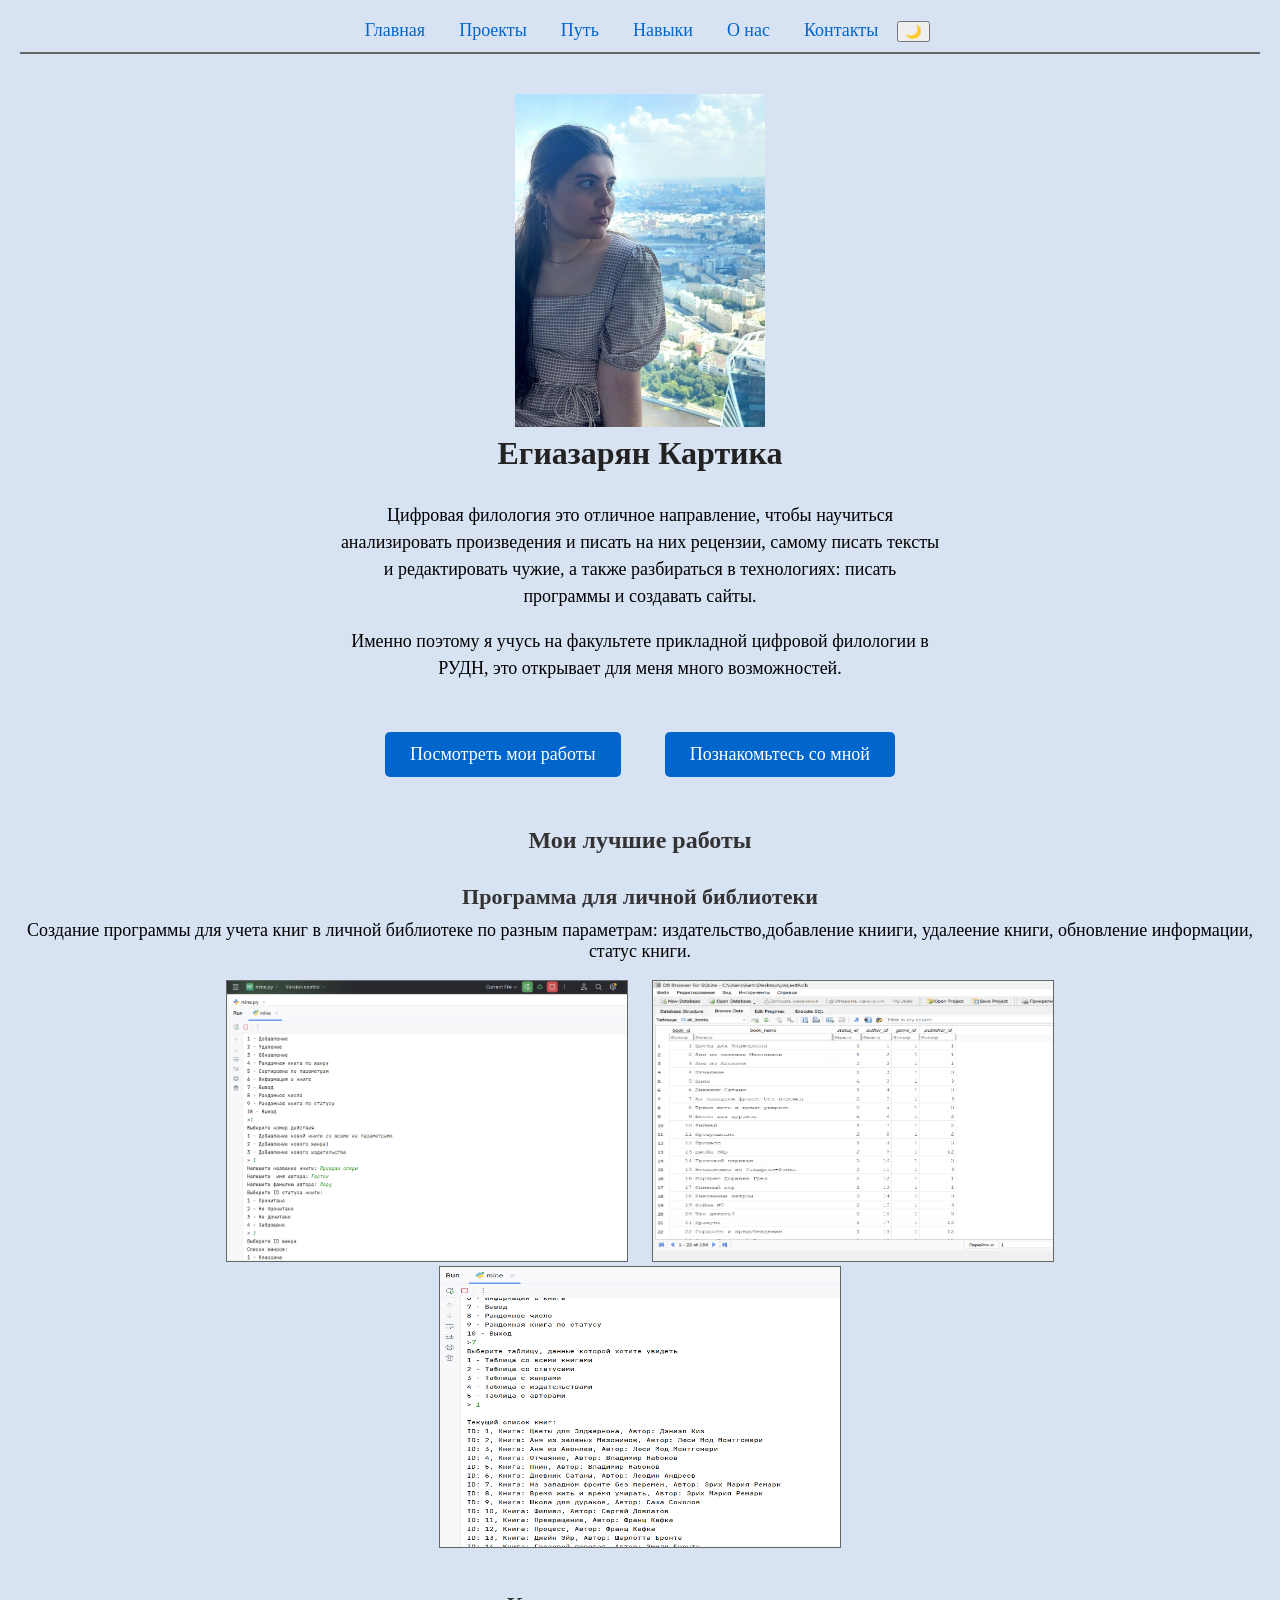
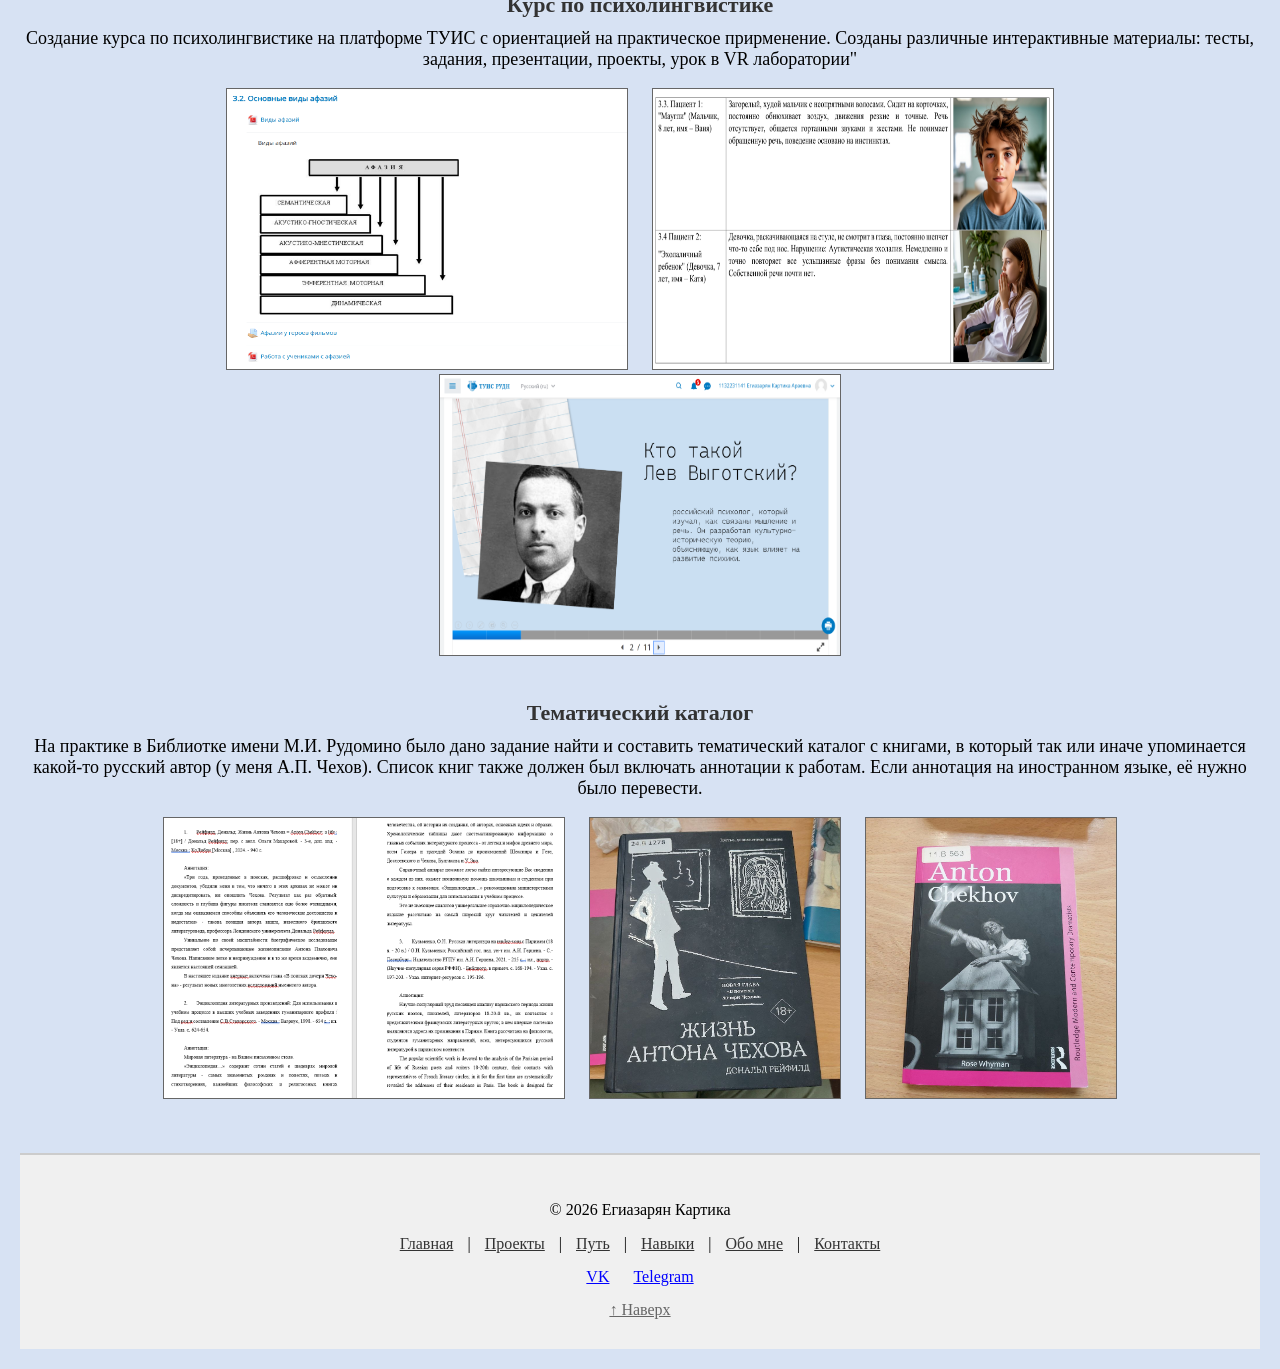
<file: index.html>
<!DOCTYPE html>
<html lang="ru">
<head>
    <meta charset="utf-8">
    <title>Портфолио | Егиазарян Картика</title>
    <link rel="stylesheet" href="css/style.css">
</head>
<body>
    <!-- Меню -->
    <div class="menu">
        <a href="index.html">Главная</a>
        <a href="projects.html">Проекты</a>
        <a href="journey.html">Путь</a>
        <a href="skills.html">Навыки</a>
        <a href="about.html">О нас</a>
        <a href="contact.html">Контакты</a>
        <button id="themeToggle">🌙</button>
    </div>

    <!-- Фото и имя -->
    <h1>
        <img src="images/me.jpg" width="250" alt="Егиазарян Картика"><br>
        Егиазарян Картика
    </h1>
    
    
    
    <!-- Краткое введение -->
    <div class="intro">
        <p>Цифровая филология это отличное направление, чтобы научиться анализировать произведения и писать на них рецензии, самому писать тексты и редактировать чужие, а также разбираться в технологиях: писать программы и создавать сайты.</p>
        <p>Именно поэтому я учусь на факультете прикладной цифровой филологии в РУДН, это открывает для меня много возможностей.</p>
    </div>

    <!-- Кнопки -->
    <div class="buttons">
        <a href="projects.html" class="button">Посмотреть мои работы</a>
        <a href="about.html" class="button">Познакомьтесь со мной</a>
    </div>

    <!-- Выделенные проекты -->
    <h2>Мои лучшие работы</h2>
    
    <!-- Проект 1 -->
     <h3>Программа для личной библиотеки</h3>
    <div class="project">
        
        <p class="project-text">Создание программы для учета книг в личной библиотеке по разным параметрам: издательство,добавление книиги, удалеение книги, обновление информации, статус книги. </p>
        <div class="project-images">
            <img src="images/project 1.1.jpg" alt="Проект 1">
            <img src="images/project 1.2.png" alt="Проект 1">
            <img src="images/project 1.3.png" alt="Проект 1">
        </div>
        
    </div>
    
    <!-- Проект 2 -->
     <h3>Курс по психолингвистике</h3>
    <div class="project">
        <p class="project-text">Создание курса по психолингвистике на платформе ТУИС с ориентацией на практическое прирменение. Созданы различные интерактивные материалы: тесты, задания, презентации, проекты, урок в VR лаборатории"</p>
        <div class="project-images">
            <img src="images/p 2.1.png" alt="Проект 2">
            <img src="images/p 2.2.png" alt="Проект 2">
            <img src="images/p 2.3.png" alt="Проект 2">
        </div>
    </div>
    
    <!-- Проект 3 -->
     <h3>Тематический каталог</h3>
    <div class="project">
        <p class="project-text">На практике в Библиотке имени М.И. Рудомино было дано задание найти и составить тематический каталог с книгами, в который так или иначе упоминается какой-то русский автор (у меня А.П. Чехов). Список книг также должен был включать аннотации к работам. Если аннотация на иностранном языке, её нужно было перевести.</p>
        <div class="project-images">
            <img src="images/p 3.1.png" alt="Проект 3">
            <img src="images/p 3.2.jpg" style="width: 250px; max-width: 100%;" alt="Проект 3">
            <img src="images/p 3.3.jpg" style="width: 250px; max-width: 100%;" alt="Проект 3">
        </div>
        
    </div>



    <!-- В КОНЦЕ КАЖДОЙ СТРАНИЦЫ  -->
<footer>
    <p>© 2026 Егиазарян Картика</p>
    
    <div class="footer-links">
        <a href="index.html">Главная</a> |
        <a href="projects.html">Проекты</a> |
        <a href="journey.html">Путь</a> |
        <a href="skills.html">Навыки</a> |
        <a href="about.html">Обо мне</a> |
        <a href="contact.html">Контакты</a>
    </div>
    
    <div class="social">
        <a href="https://vk.ru/kartika_5">VK</a>
        <a href="https://t.me/homyak_ustal">Telegram</a>
    </div>
    
    <a href="#" class="back-to-top">↑ Наверх</a>
</footer>


    
</body>

</html>
</file>
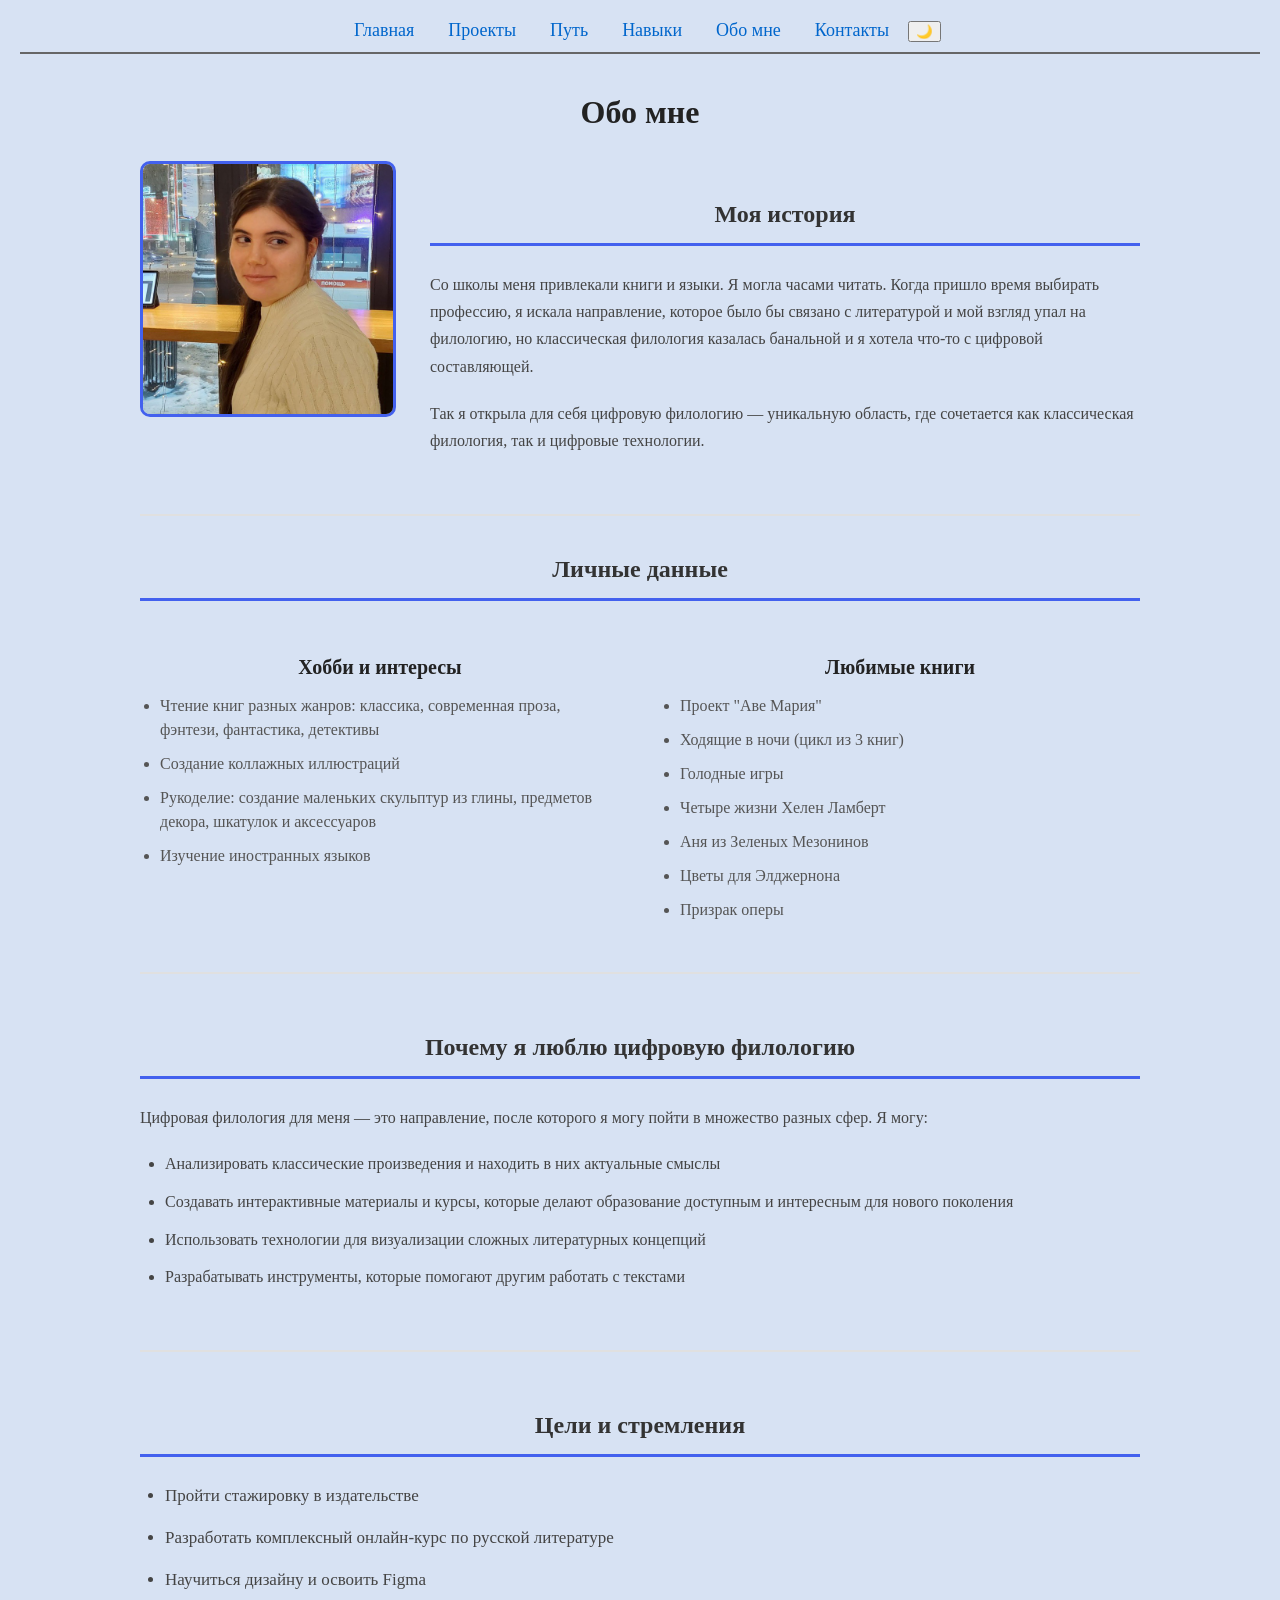
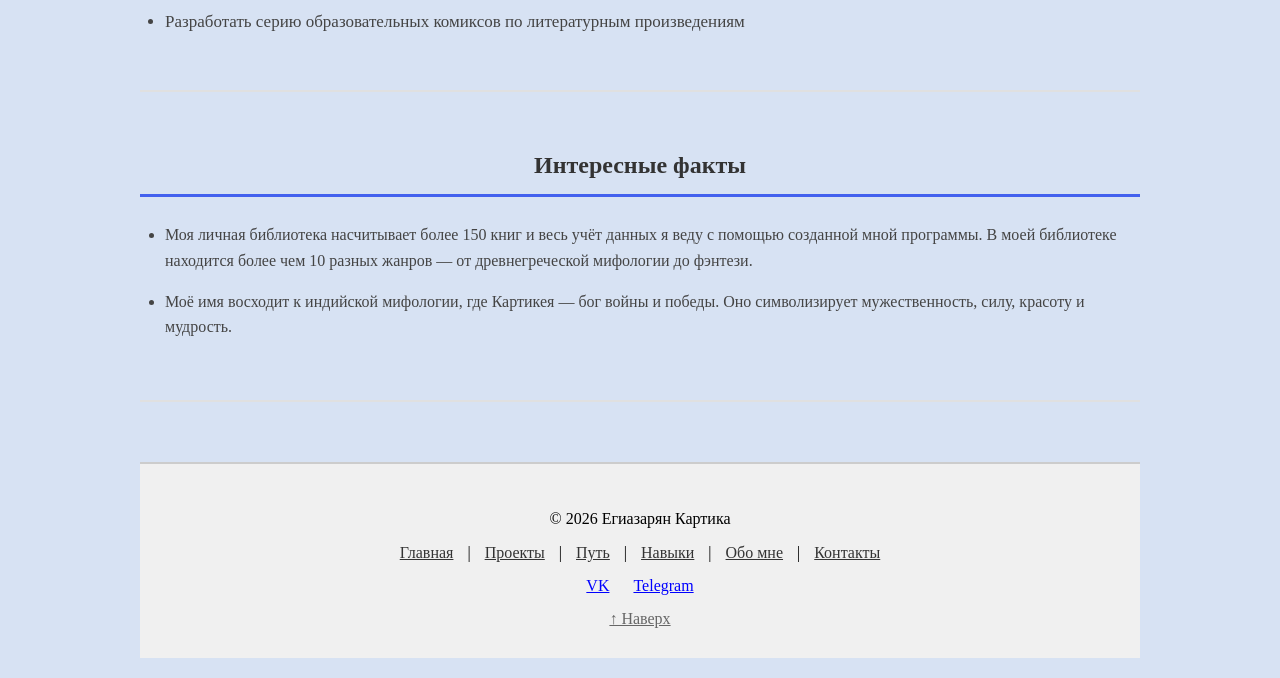
<file: about.html>
<!DOCTYPE html>
<html lang="ru">
<head>
    <meta charset="utf-8">
    <title>Обо мне | Портфолио Егиазарян Картика</title>
    <link rel="stylesheet" href="css/style.css">
</head>
<body>
    <!-- Меню -->
    <div class="menu">
        <a href="index.html">Главная</a>
        <a href="projects.html">Проекты</a>
        <a href="journey.html">Путь</a>
        <a href="skills.html">Навыки</a>
        <a href="about.html">Обо мне</a>
        <a href="contact.html">Контакты</a>
        <button id="themeToggle">🌙</button>
    </div>

    <h1>Обо мне</h1>

    <div class="about-container">
        <!-- Фото и основная история -->
        <div class="about-section photo-section">
            <div class="about-photo">
                <img src="images/me2.jpg" alt="Картика Егиазарян">
            </div>
            <div class="about-story">
                <h2>Моя история</h2>
                <p>Со школы меня привлекали книги и языки. Я могла часами читать. Когда пришло время выбирать профессию, я искала направление, которое было бы связано с литературой и мой взгляд упал на филологию, но классическая филология казалась банальной и я хотела что-то с цифровой составляющей.</p>
                <p>Так я открыла для себя цифровую филологию — уникальную область, где сочетается как классическая филология, так и цифровые технологии.</p>
            </div>
        </div>

        <!-- Личные данные -->
        <div class="about-section personal-section">
            <h2>Личные данные</h2>
            
            <div class="personal-grid">
                <div class="personal-item">
                    <h3>Хобби и интересы</h3>
                    <ul>
                        <li>Чтение книг разных жанров: классика, современная проза, фэнтези, фантастика, детективы</li>
                        <li>Создание коллажных иллюстраций</li>
                        <li>Рукоделие: создание маленьких скульптур из глины, предметов декора, шкатулок и аксессуаров</li>
                        <li>Изучение иностранных языков</li>
                    </ul>
                </div>
                
                <div class="personal-item">
                    <h3>Любимые книги</h3>
                    <ul>
                        <li>Проект "Аве Мария"</li>
                        <li>Ходящие в ночи (цикл из 3 книг)</li>
                        <li>Голодные игры</li>
                        <li>Четыре жизни Хелен Ламберт</li>
                        <li>Аня из Зеленых Мезонинов</li>
                        <li>Цветы для Элджернона</li>
                        <li>Призрак оперы</li>
                    </ul>
                </div>
            </div>
        </div>

        <!-- Почему люблю свою карьеру -->
        <div class="about-section passion-section">
            <h2>Почему я люблю цифровую филологию</h2>
            <p>Цифровая филология для меня — это направление, после которого я могу пойти в множество разных сфер. Я могу:</p>
            <ul>
                <li>Анализировать классические произведения и находить в них актуальные смыслы</li>
                <li>Создавать интерактивные материалы и курсы, которые делают образование доступным и интересным для нового поколения</li>
                <li>Использовать технологии для визуализации сложных литературных концепций</li>
                <li>Разрабатывать инструменты, которые помогают другим работать с текстами</li>
            </ul>
        </div>

        <!-- Цели и стремления -->
        <div class="about-section goals-section">
            <h2>Цели и стремления</h2>
            
            <div class="goals-grid">
                <div class="goal-item">
                    <ul>
                        <li>Пройти стажировку в издательстве</li>
                        <li>Разработать комплексный онлайн-курс по русской литературе</li>
                        <li>Научиться дизайну и освоить Figma</li>
                        <li>Разработать серию образовательных комиксов по литературным произведениям</li>
                    </ul>
                </div>
            </div>
        </div>

        <!-- Интересные факты -->
        <div class="about-section facts-section">
            <h2>Интересные факты</h2>
            <div class="facts-list">
                <ul>
                    <li>Моя личная библиотека насчитывает более 150 книг и весь учёт данных я веду с помощью созданной мной программы. В моей библиотеке находится более чем 10 разных жанров — от древнегреческой мифологии до фэнтези.</li>
                    <li>Моё имя восходит к индийской мифологии, где Картикея — бог войны и победы. Оно символизирует мужественность, силу, красоту и мудрость.</li>
                </ul>
            </div>
        </div>

   <!-- Футер -->
    <footer>
    <p>© 2026 Егиазарян Картика</p>
    
    <div class="footer-links">
        <a href="index.html">Главная</a> |
        <a href="projects.html">Проекты</a> |
        <a href="journey.html">Путь</a> |
        <a href="skills.html">Навыки</a> |
        <a href="about.html">Обо мне</a> |
        <a href="contact.html">Контакты</a>
    </div>
    
    <div class="social">
        <a href="https://vk.ru/kartika_5">VK</a>
        <a href="https://t.me/homyak_ustal">Telegram</a>
    </div>
    
    <a href="#" class="back-to-top">↑ Наверх</a>
</footer>


</body>

</html>
</file>
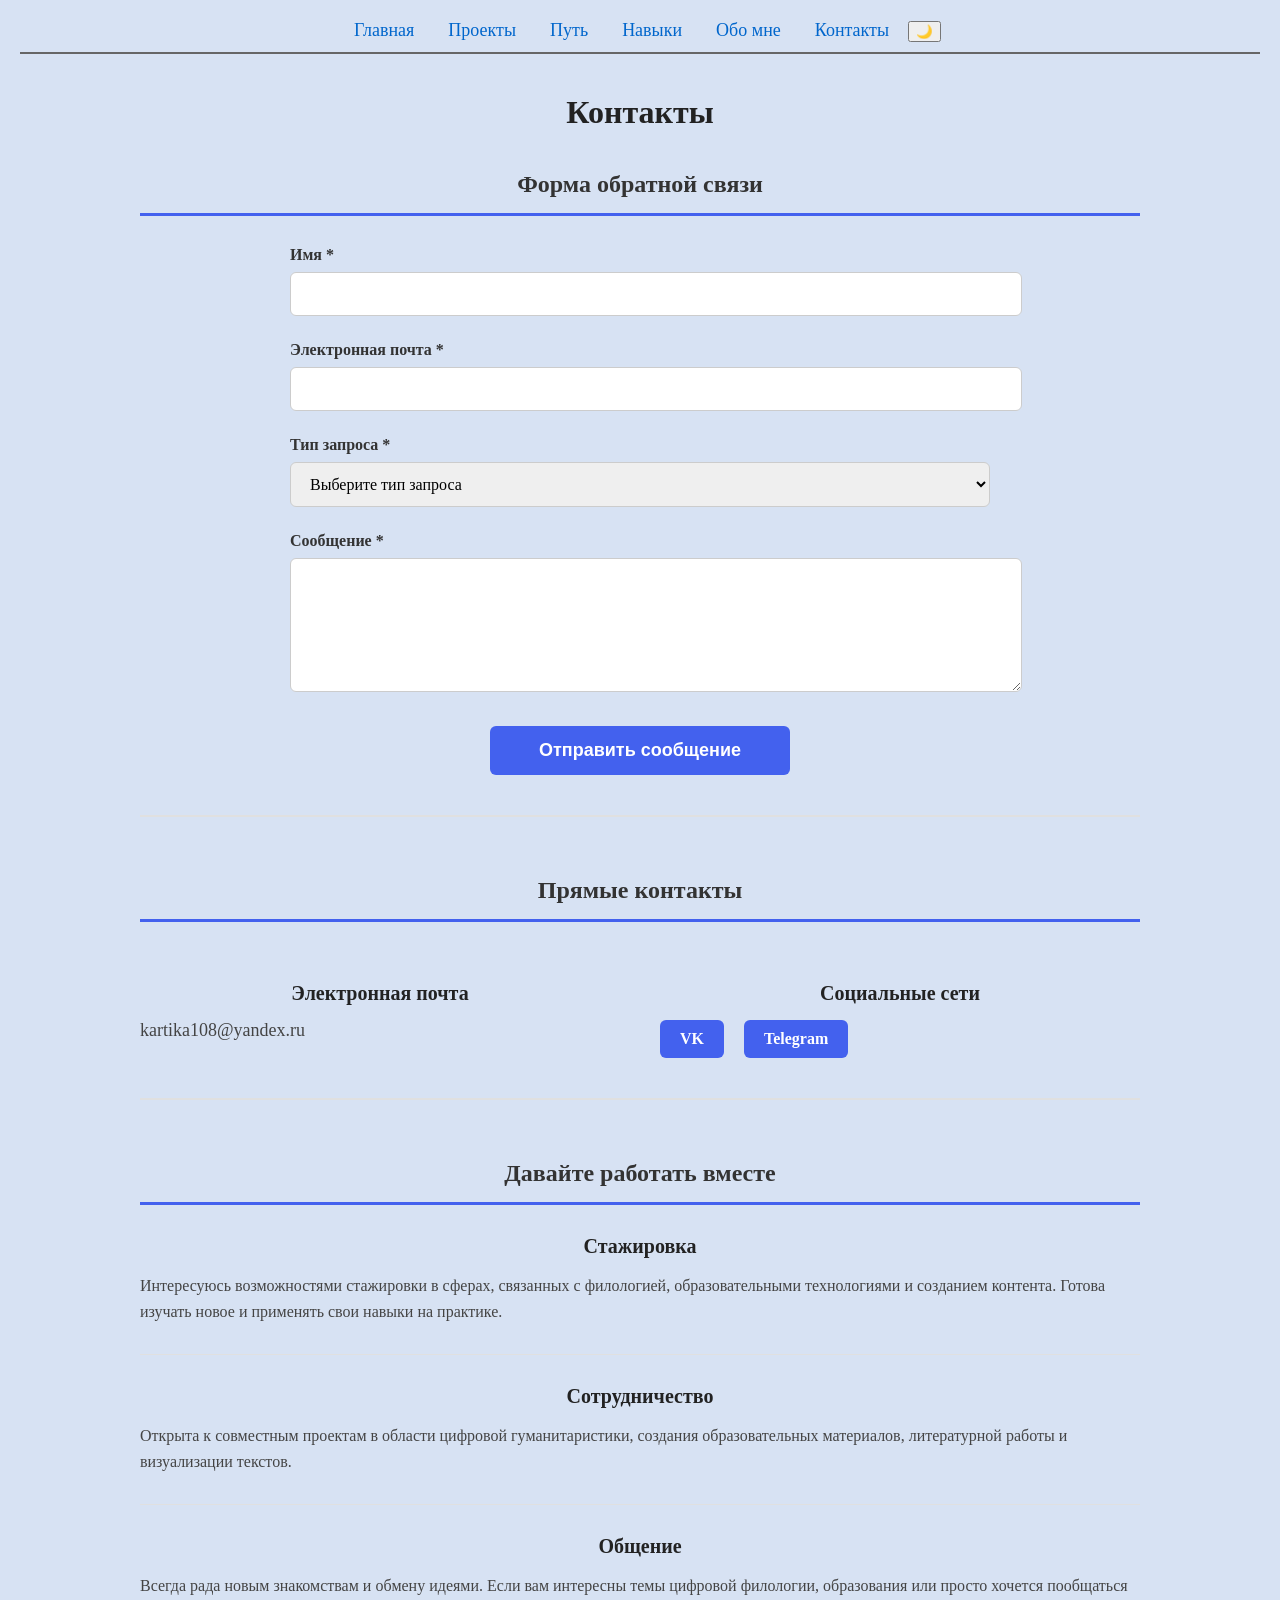
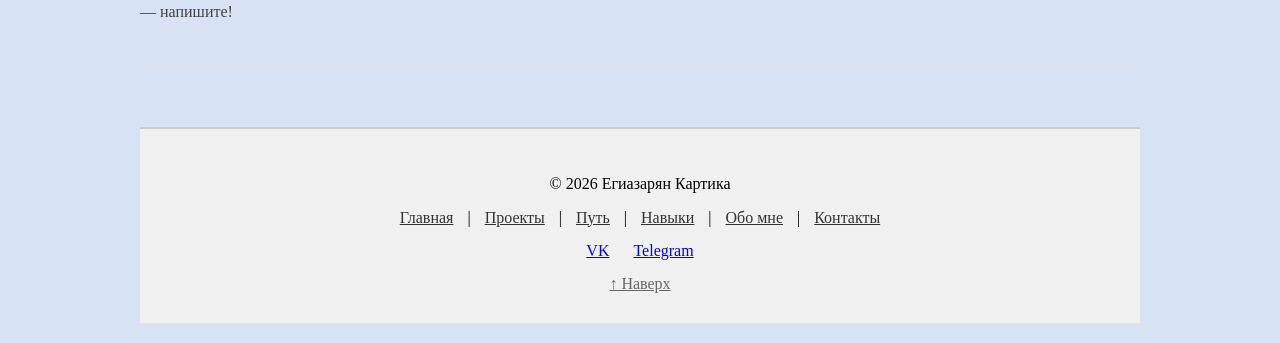
<file: contact.html>
<!DOCTYPE html>
<html lang="ru">
<head>
    <meta charset="utf-8">
    <title>Контакты | Портфолио Егиазарян Картика</title>
    <link rel="stylesheet" href="css/style.css">
</head>
<body>
    <!-- Меню -->
    <div class="menu">
        <a href="index.html">Главная</a>
        <a href="projects.html">Проекты</a>
        <a href="journey.html">Путь</a>
        <a href="skills.html">Навыки</a>
        <a href="about.html">Обо мне</a>
        <a href="contact.html">Контакты</a>
        <button id="themeToggle">🌙</button>
    </div>

    <h1>Контакты</h1>

    <div class="contact-container">
        <!-- Форма обратной связи -->
        <div class="contact-section">
            <h2>Форма обратной связи</h2>
            <form class="contact-form">
                <div class="form-group">
                    <label for="name">Имя *</label>
                    <input type="text" id="name" name="name" required>
                </div>
                
                <div class="form-group">
                    <label for="email">Электронная почта *</label>
                    <input type="email" id="email" name="email" required>
                </div>
                
                <div class="form-group">
                    <label for="request-type">Тип запроса *</label>
                    <select id="request-type" name="request-type" required>
                        <option value="">Выберите тип запроса</option>
                        <option value="internship">Стажировка</option>
                        <option value="collaboration">Сотрудничество</option>
                        <option value="question">Вопрос</option>
                    </select>
                </div>
                
                <div class="form-group">
                    <label for="message">Сообщение *</label>
                    <textarea id="message" name="message" rows="6" required></textarea>
                </div>
                
                <button type="submit" class="submit-btn">Отправить сообщение</button>
            </form>
        </div>

        <!-- Прямые контакты -->
        <div class="contact-section">
            <h2>Прямые контакты</h2>
            <div class="direct-contacts">
                <div class="contact-item">
                    <h3>Электронная почта</h3>
                    <p>kartika108@yandex.ru</p>
                </div>
                
                <div class="contact-item">
                    <h3>Социальные сети</h3>
                    <div class="social-links">
                        <a href="https://vk.ru/kartika_5" class="social-link">VK</a>
                        <a href="https://t.me/homyak_ustal" class="social-link">Telegram</a>
                    </div>
                </div>
            </div>
        </div>

                <!-- Давайте работать вместе -->
        <div class="contact-section work-together">
            <h2>Давайте работать вместе</h2>
            
            <div class="work-simple">
                <div class="work-point">
                    <h3>Стажировка</h3>
                    <p>Интересуюсь возможностями стажировки в сферах, связанных с филологией, образовательными технологиями и созданием контента. Готова изучать новое и применять свои навыки на практике.</p>
                </div>
                
                <div class="work-point">
                    <h3>Сотрудничество</h3>
                    <p>Открыта к совместным проектам в области цифровой гуманитаристики, создания образовательных материалов, литературной работы и визуализации текстов.</p>
                </div>
                
                <div class="work-point">
                    <h3>Общение</h3>
                    <p>Всегда рада новым знакомствам и обмену идеями. Если вам интересны темы цифровой филологии, образования или просто хочется пообщаться — напишите!</p>
                </div>
            </div>
        </div>

    <!-- Футер -->
    <footer>
    <p>© 2026 Егиазарян Картика</p>
    
    <div class="footer-links">
        <a href="index.html">Главная</a> |
        <a href="projects.html">Проекты</a> |
        <a href="journey.html">Путь</a> |
        <a href="skills.html">Навыки</a> |
        <a href="about.html">Обо мне</a> |
        <a href="contact.html">Контакты</a>
    </div>
    
    <div class="social">
        <a href="https://vk.ru/kartika_5">VK</a>
        <a href="https://t.me/homyak_ustal">Telegram</a>
    </div>
    
    <a href="#" class="back-to-top">↑ Наверх</a>
</footer>

<script src="js/script.js"></script>
</body>
</html>
</file>
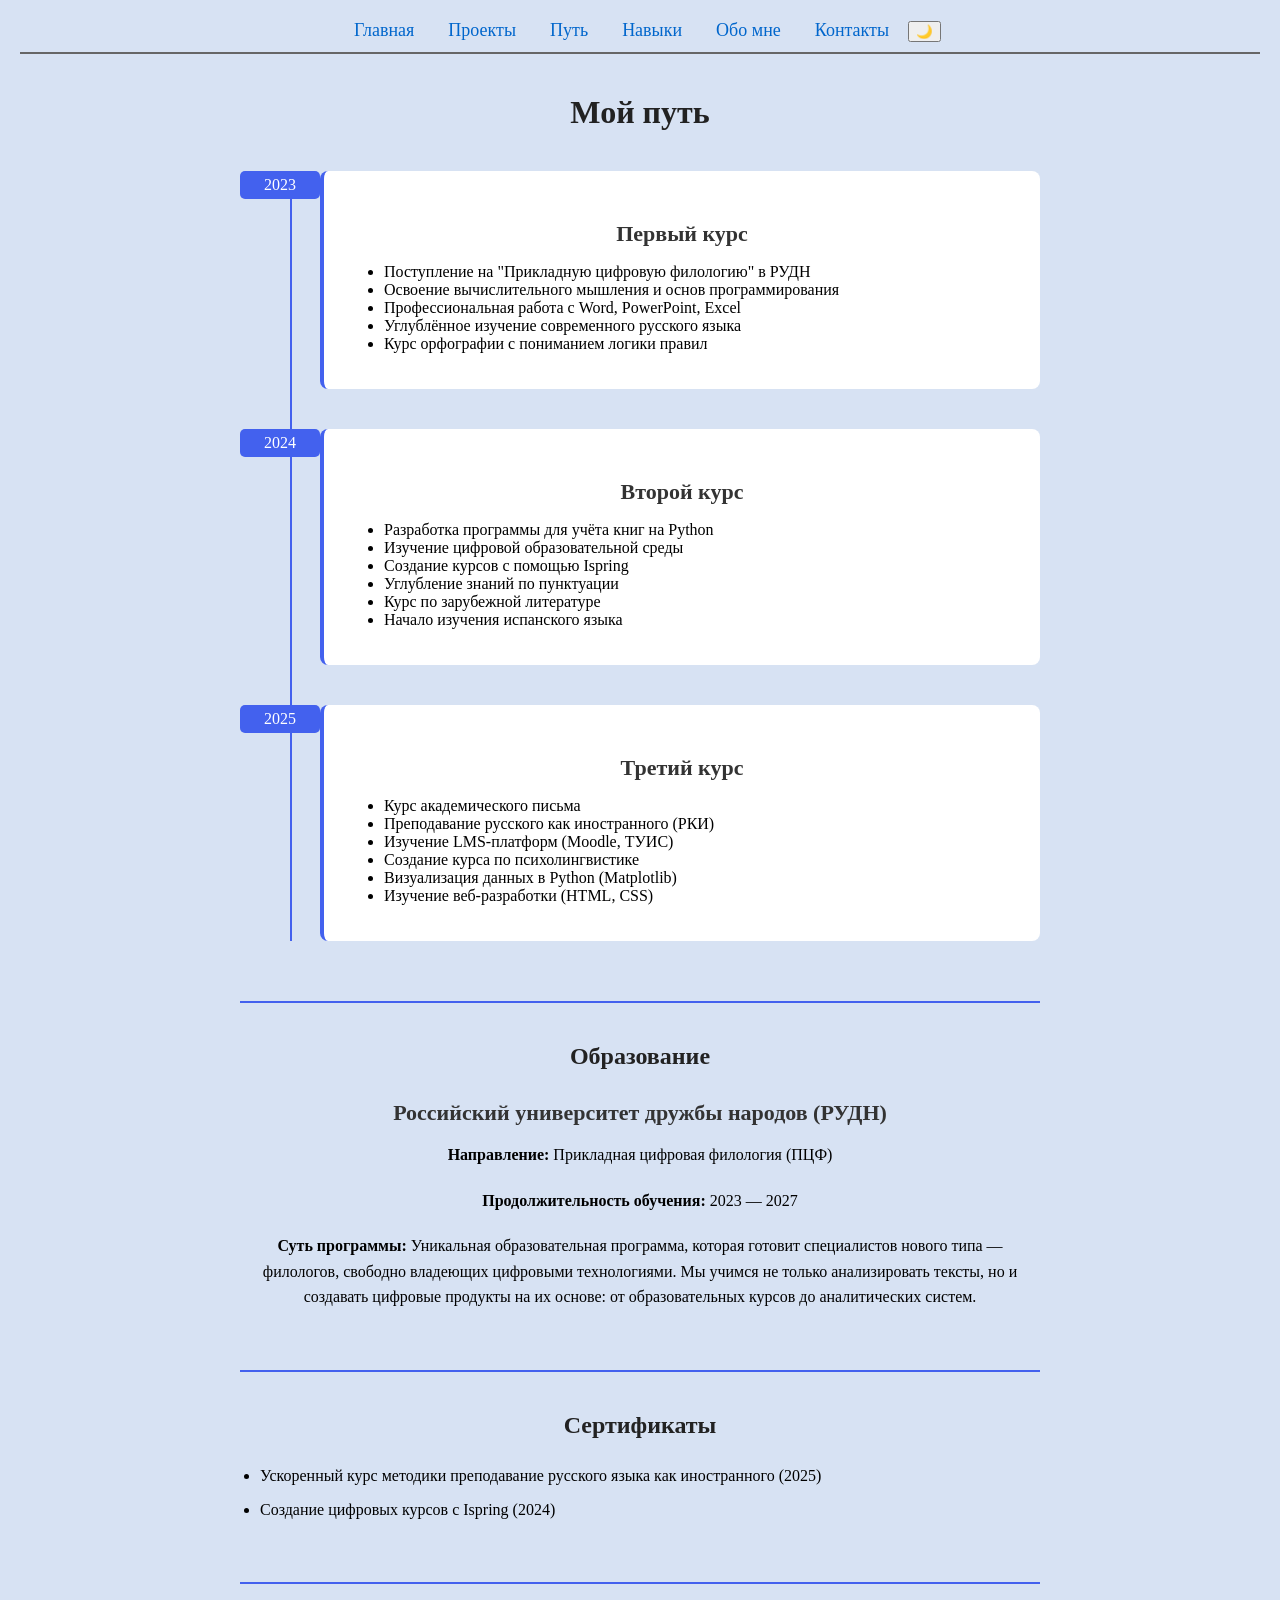
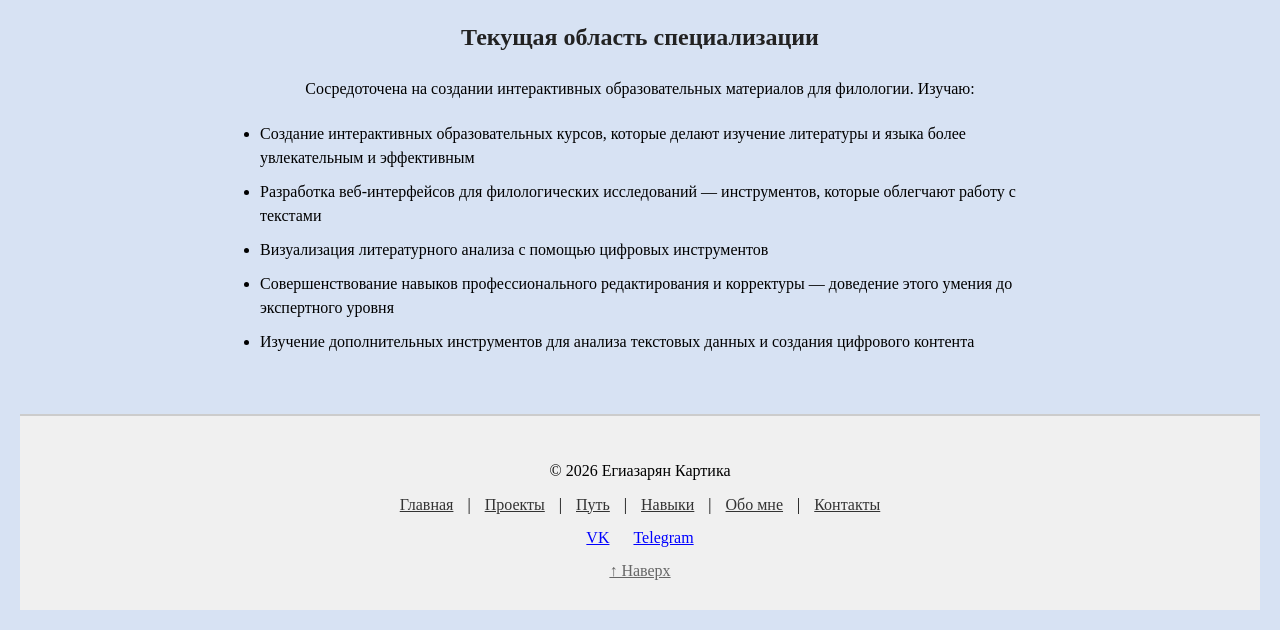
<file: journey.html>
<!DOCTYPE html>
<html lang="ru">
<head>
    <meta charset="utf-8">
    <title>Путь обучения | Портфолио Егиазарян Картика</title>
    <link rel="stylesheet" href="css/style.css">
</head>
<body>
    <!-- Меню -->
    <div class="menu">
        <a href="index.html">Главная</a>
        <a href="projects.html">Проекты</a>
        <a href="journey.html">Путь</a>
        <a href="skills.html">Навыки</a>
        <a href="about.html">Обо мне</a>
        <a href="contact.html">Контакты</a>
        <button id="themeToggle">🌙</button>
    </div>

    <h1>Мой путь</h1>

    <!-- Таймлайн -->
    <div class="timeline">
        <!-- 2023 -->
        <div class="timeline-item">
            <div class="timeline-date">2023</div>
            <div class="timeline-content">
                <h3>Первый курс</h3>
                <ul>
                    <li>Поступление на "Прикладную цифровую филологию" в РУДН</li>
                    <li>Освоение вычислительного мышления и основ программирования</li>
                    <li>Профессиональная работа с Word, PowerPoint, Excel</li>
                    <li>Углублённое изучение современного русского языка</li>
                    <li>Курс орфографии с пониманием логики правил</li>
                </ul>
            </div>
        </div>

        <!-- 2024 -->
        <div class="timeline-item">
            <div class="timeline-date">2024</div>
            <div class="timeline-content">
                <h3>Второй курс</h3>
                <ul>
                    <li>Разработка программы для учёта книг на Python</li>
                    <li>Изучение цифровой образовательной среды</li>
                    <li>Создание курсов с помощью Ispring</li>
                    <li>Углубление знаний по пунктуации</li>
                    <li>Курс по зарубежной литературе</li>
                    <li>Начало изучения испанского языка</li>
                </ul>
            </div>
        </div>

        <!-- 2025 -->
        <div class="timeline-item current">
            <div class="timeline-date">2025</div>
            <div class="timeline-content">
                <h3>Третий курс</h3>
                <ul>
                    <li>Курс академического письма</li>
                    <li>Преподавание русского как иностранного (РКИ)</li>
                    <li>Изучение LMS-платформ (Moodle, ТУИС)</li>
                    <li>Создание курса по психолингвистике</li>
                    <li>Визуализация данных в Python (Matplotlib)</li>
                    <li>Изучение веб-разработки (HTML, CSS)</li>
                </ul>
            </div>
        </div>
    </div>

    <!-- Раздел "Образование" -->
    <div class="education-section">
        <h2>Образование</h2>
        <div class="education-item">
            <h3>Российский университет дружбы народов (РУДН)</h3>
            <p><strong>Направление:</strong> Прикладная цифровая филология (ПЦФ)</p>
            <p><strong>Продолжительность обучения:</strong> 2023 — 2027</p>
            <p><strong>Суть программы:</strong> Уникальная образовательная программа, которая готовит специалистов нового типа — филологов, свободно владеющих цифровыми технологиями. Мы учимся не только анализировать тексты, но и создавать цифровые продукты на их основе: от образовательных курсов до аналитических систем.</p>
        </div>
    </div>

    <!-- Раздел "Сертификаты" -->
    <div class="certificates-section">
        <h2>Сертификаты</h2>
        <ul>
            <li>Ускоренный курс методики преподавание русского языка как иностранного (2025)</li>
            <li>Создание цифровых курсов с Ispring (2024)</li>
        </ul>
    </div>

    <!-- Текущая область специализации -->
    <div class="specialization-section">
        <h2>Текущая область специализации</h2>
        <p>Сосредоточена на создании интерактивных образовательных материалов для филологии. Изучаю:</p>
        <ul>
            <li>Создание интерактивных образовательных курсов, которые делают изучение литературы и языка более увлекательным и эффективным</li>
            <li>Разработка веб-интерфейсов для филологических исследований — инструментов, которые облегчают работу с текстами</li>
            <li>Визуализация литературного анализа с помощью цифровых инструментов </li>
            <li>Совершенствование навыков профессионального редактирования и корректуры — доведение этого умения до экспертного уровня</li>
            <li>Изучение дополнительных инструментов для анализа текстовых данных и создания цифрового контента</li>
        </ul>
    </div>

    <!-- Футер -->
    <footer>
    <p>© 2026 Егиазарян Картика</p>
    
    <div class="footer-links">
        <a href="index.html">Главная</a> |
        <a href="projects.html">Проекты</a> |
        <a href="journey.html">Путь</a> |
        <a href="skills.html">Навыки</a> |
        <a href="about.html">Обо мне</a> |
        <a href="contact.html">Контакты</a>
    </div>
    
    <div class="social">
        <a href="https://vk.ru/kartika_5">VK</a>
        <a href="https://t.me/homyak_ustal">Telegram</a>
    </div>
    
    <a href="#" class="back-to-top">↑ Наверх</a>
</footer>


</body>

</html>
</file>
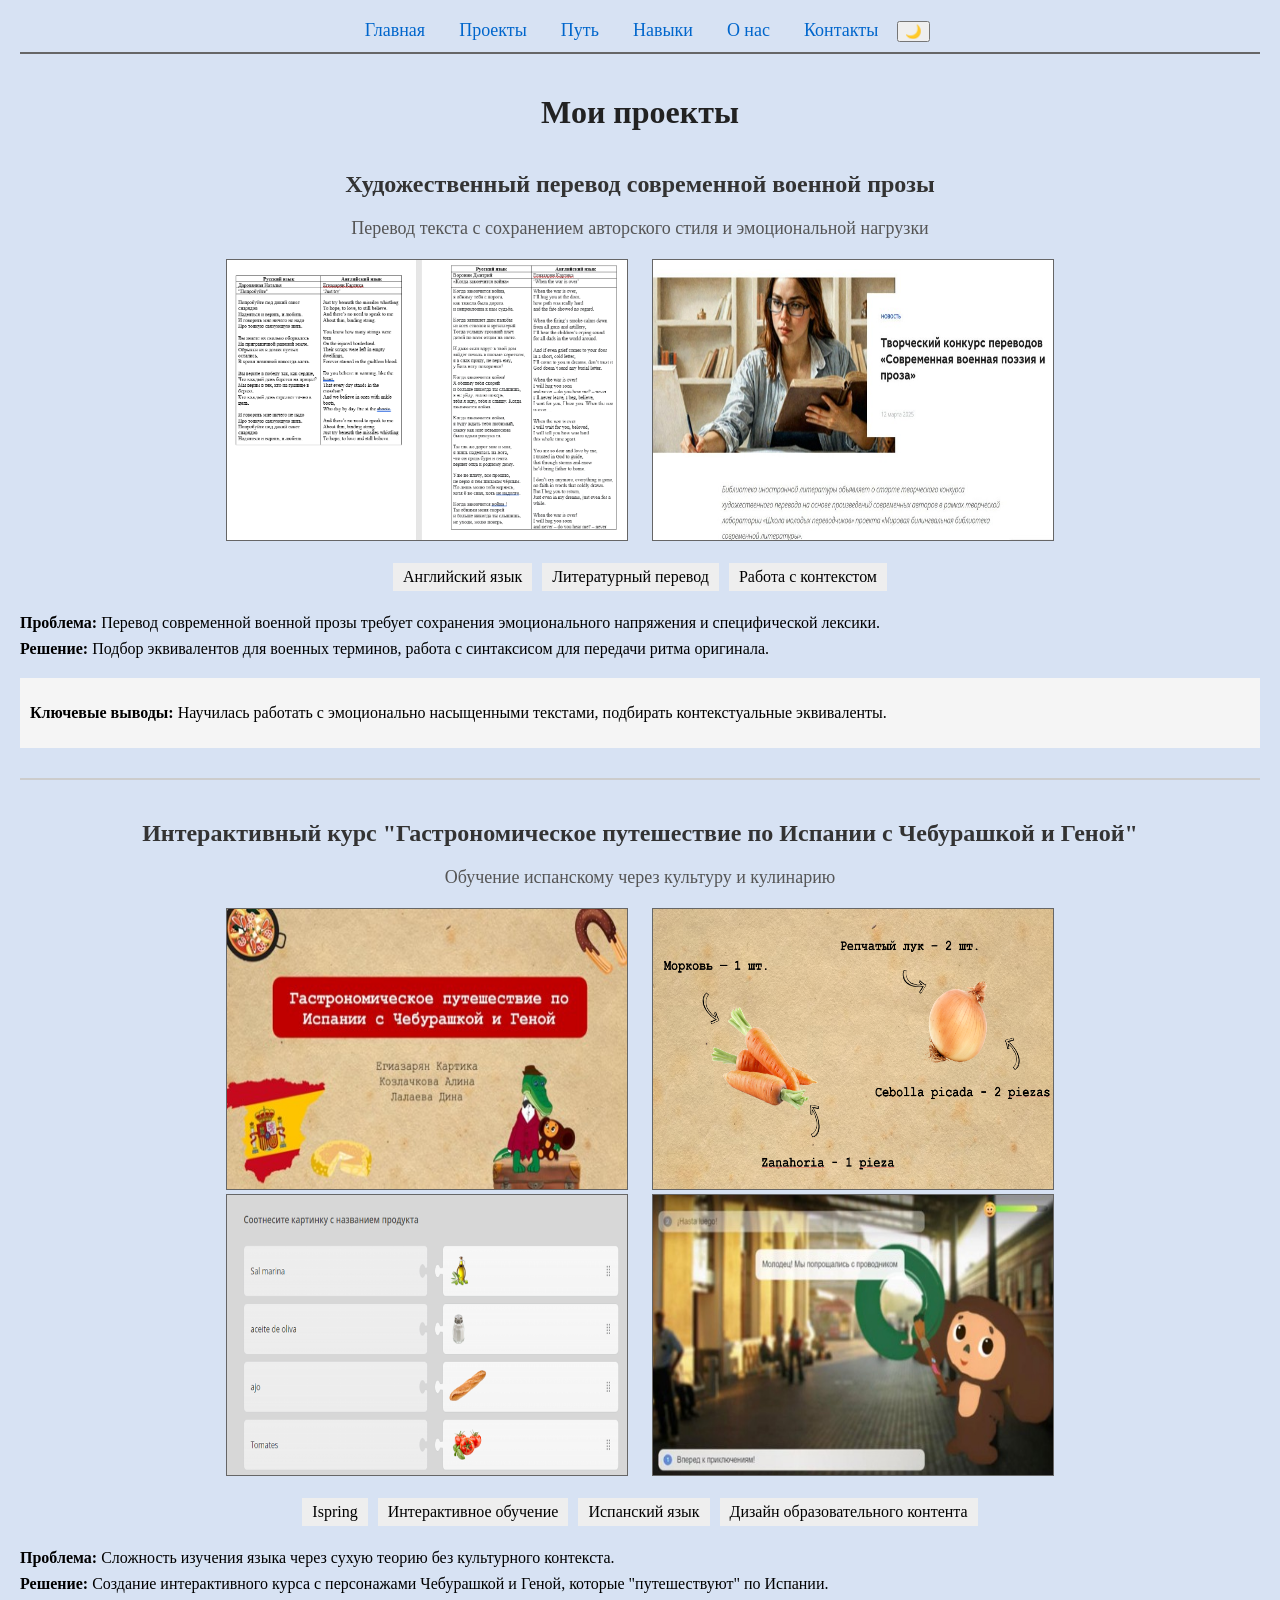
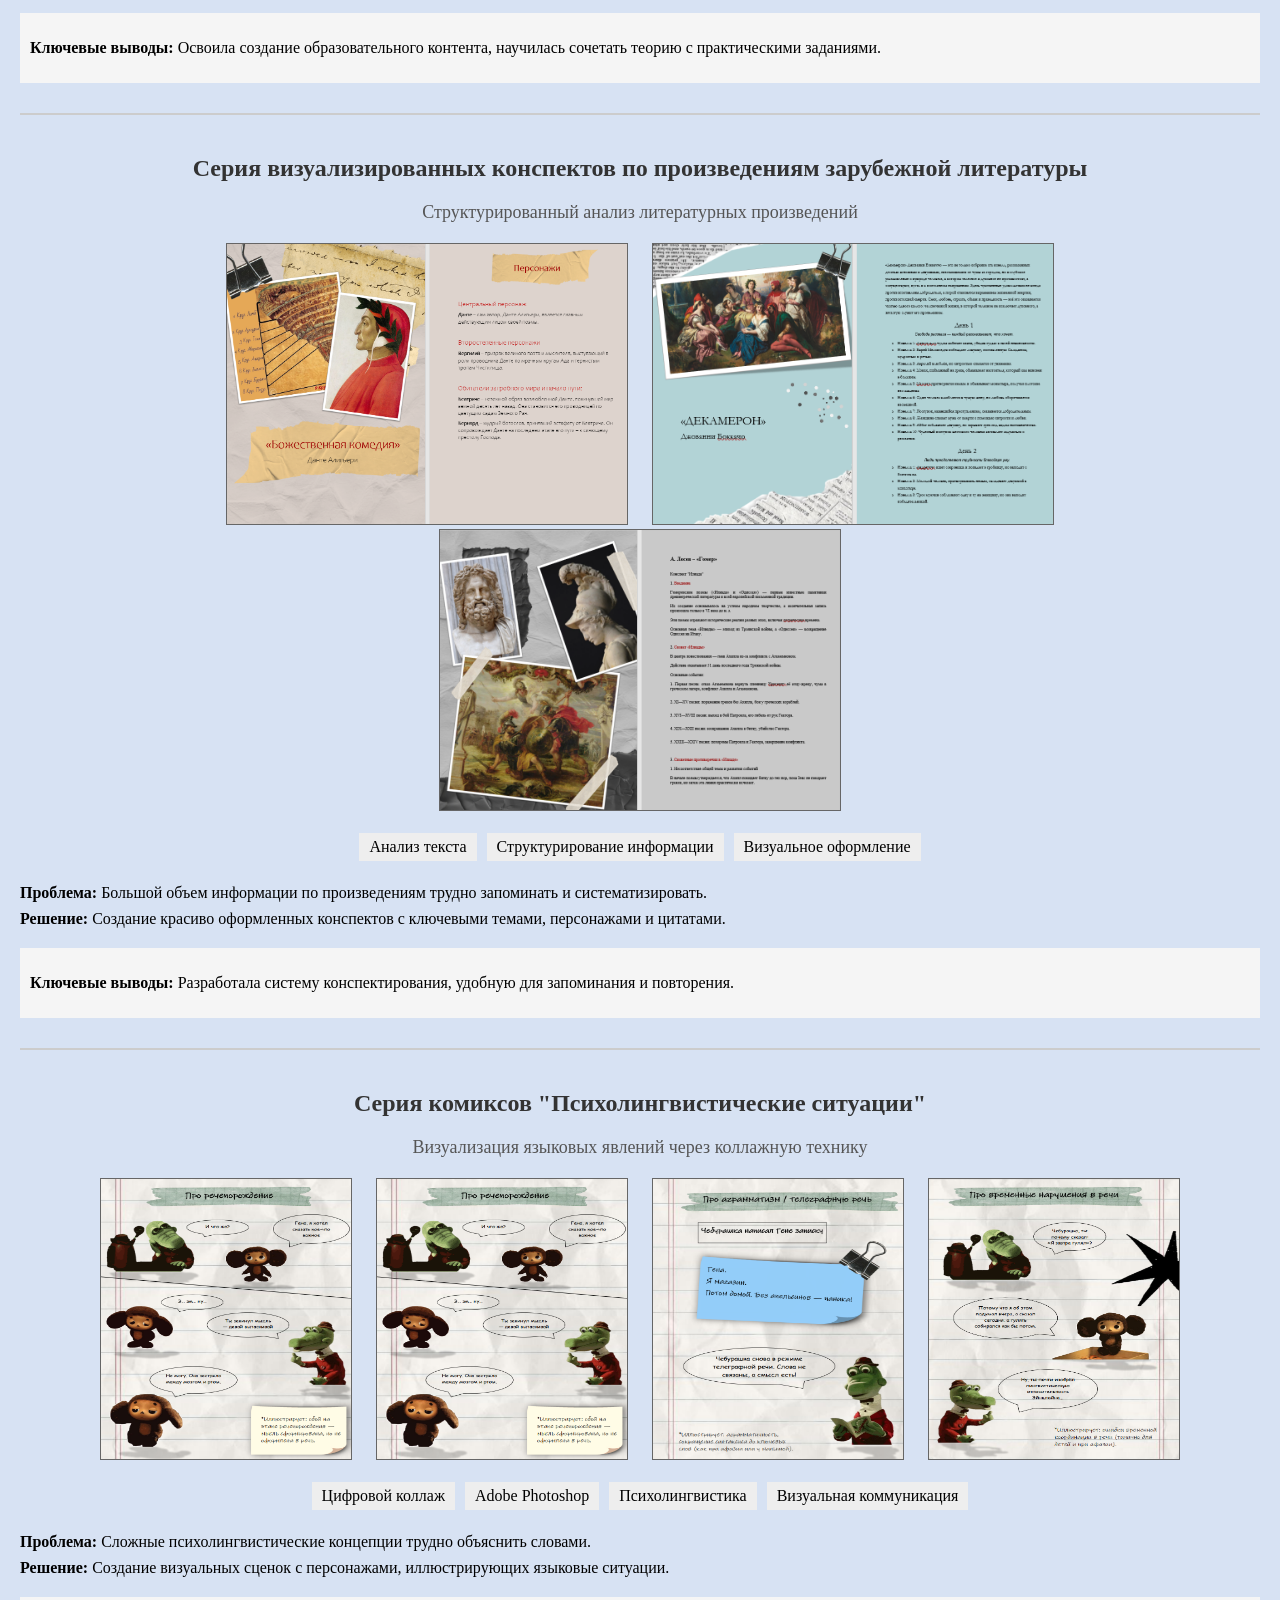
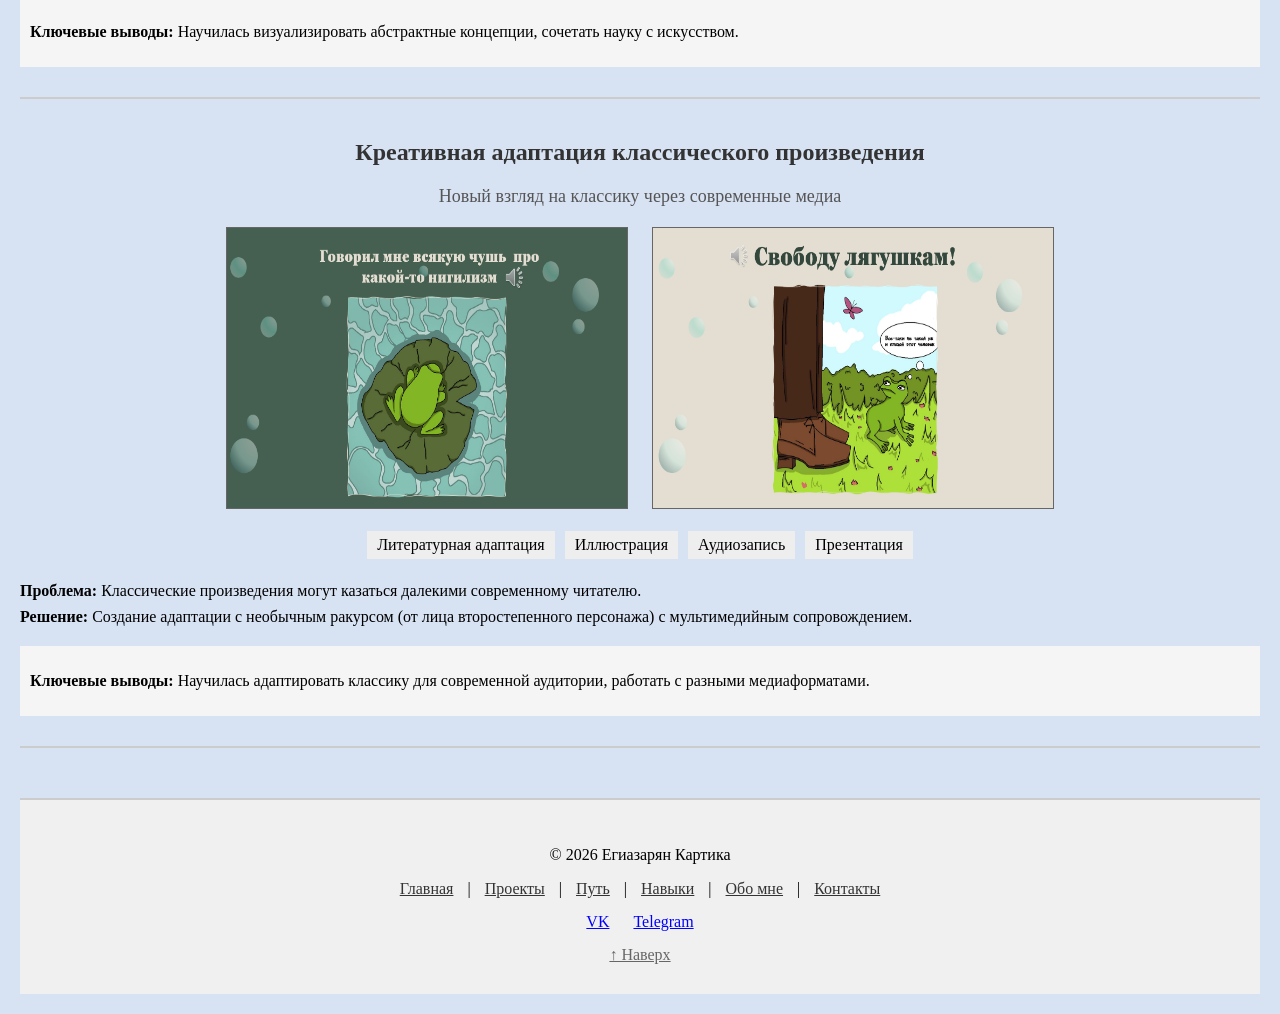
<file: projects.html>
<!DOCTYPE html>
<html lang="ru">
<head>
    <meta charset="utf-8">
    <title>Проекты | Портфолио Егиазарян Картика</title>
    <link rel="stylesheet" href="css/style.css">
</head>
<body>
    <!-- Меню -->
    <div class="menu">
        <a href="index.html">Главная</a>
        <a href="projects.html">Проекты</a>
        <a href="journey.html">Путь</a>
        <a href="skills.html">Навыки</a>
        <a href="about.html">О нас</a>
        <a href="contact.html">Контакты</a>
        <button id="themeToggle">🌙</button>
    </div>

    <h1>Мои проекты</h1>

    <!-- Проект 1 -->
    <div class="project-full">
        <h2>Художественный перевод современной военной прозы</h2>
        <p class="project-slogan">Перевод текста с сохранением авторского стиля и эмоциональной нагрузки</p>
        
        <div class="project-images">
            <img src="images/trasl.png" alt="Скриншот перевода">
            <img src="images/конкурс.jpg" alt="Конкурс">
        </div>
        
        <div class="tech-stack">
            <span class="tech-tag">Английский язык</span>
            <span class="tech-tag">Литературный перевод</span>
            <span class="tech-tag">Работа с контекстом</span>
        </div>
        
        <div class="problem-solution">
            <p><strong>Проблема:</strong> Перевод современной военной прозы требует сохранения эмоционального напряжения и специфической лексики.</p>
            <p><strong>Решение:</strong> Подбор эквивалентов для военных терминов, работа с синтаксисом для передачи ритма оригинала.</p>
        </div>
        
        <div class="key-takeaways">
            <p><strong>Ключевые выводы:</strong> Научилась работать с эмоционально насыщенными текстами, подбирать контекстуальные эквиваленты.</p>
        </div>
    </div>

    <!-- Проект 2 -->
    <div class="project-full">
        <h2>Интерактивный курс "Гастрономическое путешествие по Испании с Чебурашкой и Геной"</h2>
        <p class="project-slogan">Обучение испанскому через культуру и кулинарию</p>
        
        <div class="project-images">
            <img src="images/глав.jpg" alt="Интерфейс курса">
            <img src="images/продукты.png" alt="Продукты">
            <img src="images/тест.png" alt="Тест">
            <img src="images/диалог.jpg" alt="Диалоги с персонажами">
            
        </div>
        
        <div class="tech-stack">
            <span class="tech-tag">Ispring</span>
            <span class="tech-tag">Интерактивное обучение</span>
            <span class="tech-tag">Испанский язык</span>
            <span class="tech-tag">Дизайн образовательного контента</span>
        </div>
        
        <div class="problem-solution">
            <p><strong>Проблема:</strong> Сложность изучения языка через сухую теорию без культурного контекста.</p>
            <p><strong>Решение:</strong> Создание интерактивного курса с персонажами Чебурашкой и Геной, которые "путешествуют" по Испании.</p>
        </div>
        
        <div class="key-takeaways">
            <p><strong>Ключевые выводы:</strong> Освоила создание образовательного контента, научилась сочетать теорию с практическими заданиями.</p>
        </div>
    </div>



    <!-- Проект 3 -->
    <div class="project-full">
        <h2>Серия визуализированных конспектов по произведениям зарубежной литературы</h2>
        <p class="project-slogan">Структурированный анализ литературных произведений</p>
        
        <div class="project-images">
            <img src="images/данте.png" alt="Конспект 1">
            <img src="images/декамерон.png" alt="Конспект 2">
            <img src="images/илиада.png" alt="Конспект 3">
        </div>
        
        <div class="tech-stack">
            <span class="tech-tag">Анализ текста</span>
            <span class="tech-tag">Структурирование информации</span>
            <span class="tech-tag">Визуальное оформление</span>
        </div>
        
        <div class="problem-solution">
            <p><strong>Проблема:</strong> Большой объем информации по произведениям трудно запоминать и систематизировать.</p>
            <p><strong>Решение:</strong> Создание красиво оформленных конспектов с ключевыми темами, персонажами и цитатами.</p>
        </div>
        
        <div class="key-takeaways">
            <p><strong>Ключевые выводы:</strong> Разработала систему конспектирования, удобную для запоминания и повторения.</p>
        </div>
    </div>



    <!-- Проект 4 -->
    <div class="project-full">
        <h2>Серия комиксов "Психолингвистические ситуации"</h2>
        <p class="project-slogan">Визуализация языковых явлений через коллажную технику</p>
        
        <div class="project-images">
            <img src="images/1к.png" style="width: 250px; max-width: 100%;" alt="Комикс 1">
            <img src="images/2к.png" style="width: 250px; max-width: 100%;" alt="Комикс 2">
            <img src="images/3к.png" style="width: 250px; max-width: 100%;" alt="Комикс 3">
            <img src="images/4к.png" style="width: 250px; max-width: 100%;" alt="Комикс 4">
        </div>
        
        <div class="tech-stack">
            <span class="tech-tag">Цифровой коллаж</span>
            <span class="tech-tag">Adobe Photoshop</span>
            <span class="tech-tag">Психолингвистика</span>
            <span class="tech-tag">Визуальная коммуникация</span>
        </div>
        
        <div class="problem-solution">
            <p><strong>Проблема:</strong> Сложные психолингвистические концепции трудно объяснить словами.</p>
            <p><strong>Решение:</strong> Создание визуальных сценок с персонажами, иллюстрирующих языковые ситуации.</p>
        </div>
        
        <div class="key-takeaways">
            <p><strong>Ключевые выводы:</strong> Научилась визуализировать абстрактные концепции, сочетать науку с искусством.</p>
        </div>
    </div>

    

    <!-- Проект 5 -->
    <div class="project-full">
        <h2>Креативная адаптация классического произведения</h2>
        <p class="project-slogan">Новый взгляд на классику через современные медиа</p>
        
        <div class="project-images">
            <img src="images/лягушка.png" alt="Иллюстрация">
            <img src="images/свобода.png" alt="Презентация">
        </div>
        
        <div class="tech-stack">
            <span class="tech-tag">Литературная адаптация</span>
            <span class="tech-tag">Иллюстрация</span>
            <span class="tech-tag">Аудиозапись</span>
            <span class="tech-tag">Презентация</span>
        </div>
        
        <div class="problem-solution">
            <p><strong>Проблема:</strong> Классические произведения могут казаться далекими современному читателю.</p>
            <p><strong>Решение:</strong> Создание адаптации с необычным ракурсом (от лица второстепенного персонажа) с мультимедийным сопровождением.</p>
        </div>
        
        <div class="key-takeaways">
            <p><strong>Ключевые выводы:</strong> Научилась адаптировать классику для современной аудитории, работать с разными медиаформатами.</p>
        </div>
    </div>

        <!-- В КОНЦЕ КАЖДОЙ СТРАНИЦЫ  -->
<footer>
    <p>© 2026 Егиазарян Картика</p>
    
    <div class="footer-links">
        <a href="index.html">Главная</a> |
        <a href="projects.html">Проекты</a> |
        <a href="journey.html">Путь</a> |
        <a href="skills.html">Навыки</a> |
        <a href="about.html">Обо мне</a> |
        <a href="contact.html">Контакты</a>
    </div>
    
    <div class="social">
        <a href="https://vk.ru/kartika_5">VK</a>
        <a href="https://t.me/homyak_ustal">Telegram</a>
    </div>
    
    <a href="#" class="back-to-top">↑ Наверх</a>
</footer>


</body>

</html>
</file>
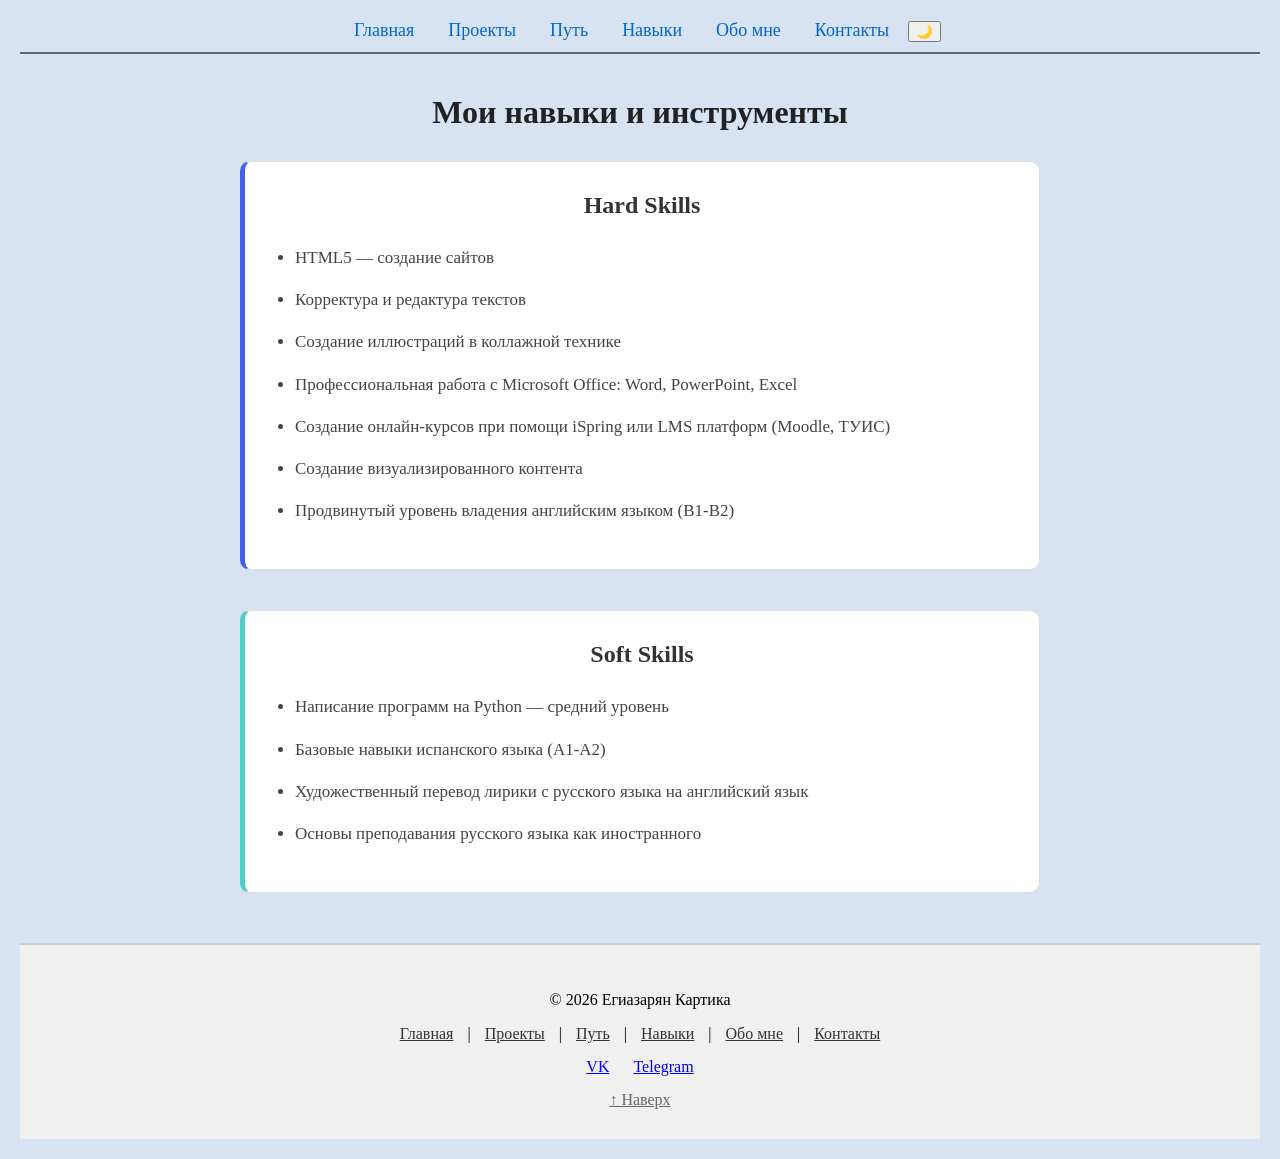
<file: skills.html>
<!DOCTYPE html>
<html lang="ru">
<head>
    <meta charset="utf-8">
    <title>Навыки и инструменты | Портфолио Егиазарян Картика</title>
    <link rel="stylesheet" href="css/style.css">
</head>
<body>
    <!-- Меню -->
    <div class="menu">
        <a href="index.html">Главная</a>
        <a href="projects.html">Проекты</a>
        <a href="journey.html">Путь</a>
        <a href="skills.html">Навыки</a>
        <a href="about.html">Обо мне</a>
        <a href="contact.html">Контакты</a>
        <button id="themeToggle">🌙</button>
    </div>

    <h1>Мои навыки и инструменты</h1>

    <div class="skills-container">
        <!-- Hard Skills -->
        <div class="skills-box hard-box">
            <h2>Hard Skills</h2>
            <ul>
                <li>HTML5 — создание сайтов</li>
                <li>Корректура и редактура текстов</li>
                <li>Создание иллюстраций в коллажной технике</li>
                <li>Профессиональная работа с Microsoft Office: Word, PowerPoint, Excel</li>
                <li>Создание онлайн-курсов при помощи iSpring или LMS платформ (Moodle, ТУИС)</li>
                <li>Создание визуализированного контента</li>
                <li>Продвинутый уровень владения английским языком (B1-B2)</li>
            </ul>
        </div>

        <!-- Soft Skills -->
        <div class="skills-box soft-box">
            <h2>Soft Skills</h2>
            <ul>
                <li>Написание программ на Python — средний уровень</li>
                <li>Базовые навыки испанского языка (A1-A2)</li>
                <li>Художественный перевод лирики с русского языка на английский язык</li>
                <li>Основы преподавания русского языка как иностранного</li>
            </ul>
        </div>
    </div>

    <!-- Футер -->
    <footer>
    <p>© 2026 Егиазарян Картика</p>
    
    <div class="footer-links">
        <a href="index.html">Главная</a> |
        <a href="projects.html">Проекты</a> |
        <a href="journey.html">Путь</a> |
        <a href="skills.html">Навыки</a> |
        <a href="about.html">Обо мне</a> |
        <a href="contact.html">Контакты</a>
    </div>
    
    <div class="social">
        <a href="https://vk.ru/kartika_5">VK</a>
        <a href="https://t.me/homyak_ustal">Telegram</a>
    </div>
    
    <a href="#" class="back-to-top">↑ Наверх</a>
</footer>


</body>

</html>
</file>
<file: css/style.css>
/* ===== ОБЩИЕ СТИЛИ (работают на ВСЕХ страницах) ===== */

/* Фон и шрифт для всего сайта */
body {
    background-color: rgba(203, 217, 240, 0.753); /* Светло-голубой фон */
    font-family: Georgia; /* Шрифт Georgia для всего текста */
    margin: 20px; /* Отступы от краёв окна */
}

/* Заголовок первого уровня (самый большой) */
h1 {
    text-align: center; /* Текст по центру */
    margin: 40px 0 30px; /* Отступы: сверху 40px, снизу 30px */
    color: #222; /* Тёмно-серый цвет */
}

/* Заголовок второго уровня (поменьше) */
h2 {
    text-align: center;
    margin: 40px 0 20px;
    color: #333; /* Чуть светлее чем h1 */
}

/* Заголовок третьего уровня (ещё меньше) */
h3 {
    text-align: center;
    margin: 30px 0 10px;
    color: #333;
    font-size: 22px; /* Размер шрифта 22px */
}


/* ===== МЕНЮ (навигация вверху каждой страницы) ===== */

/* Контейнер для всех ссылок меню */
.menu {
    text-align: center; /* Ссылки по центру */
    margin-bottom: 30px; /* Отступ снизу перед контентом */
    padding-bottom: 10px; /* Отступ внутри снизу */
    border-bottom: 2px solid #666; /* Серая линия под меню */
}

/* Каждая ссылка в меню */
.menu a {
    margin: 0 15px; /* Отступы слева-справа между ссылками */
    color: #0066cc; /* Синий цвет ссылок */
    text-decoration: none; /* Убираем подчёркивание */
    font-size: 18px; /* Размер шрифта */
}

/* Когда наводим мышку на ссылку */
.menu a:hover {
    text-decoration: underline; /* Появляется подчёркивание */
}


/* ===== ФУТЕР (подвал внизу каждой страницы) ===== */

/* Весь блок подвала */
footer {
    text-align: center; /* Весь текст по центру */
    padding: 30px; /* Отступы внутри футера */
    background: #f0f0f0; /* Светло-серый фон */
    margin-top: 50px; /* Отступ сверху от контента */
    border-top: 2px solid #ccc; /* Серая линия сверху */
}

/* Блок со ссылками на страницы */
.footer-links {
    margin: 15px 0; /* Отступы сверху-снизу */
}

/* Ссылки в футере */
.footer-links a {
    margin: 0 10px; /* Отступы между ссылками */
    color: #333; /* Тёмно-серый цвет */
}

/* Блок с соцсетями */
.social {
    margin: 15px 0; /* Отступы сверху-снизу */
}

/* Ссылки на соцсети */
.social a {
    margin: 0 10px; /* Отступы между иконками */
    color: blue; /* Синий цвет */
}

/* Кнопка "Наверх" */
.back-to-top {
    display: block; /* Блочный элемент (занимает всю ширину) */
    margin-top: 15px; /* Отступ сверху */
    color: #666; /* Серый цвет */
}


/* ===== ГЛАВНАЯ СТРАНИЦА (index.html) ===== */

/* Краткое введение о себе */
.intro {
    text-align: center; /* Текст по центру */
    max-width: 600px; /* Максимальная ширина блока */
    margin: 20px auto 40px; /* Отступы и выравнивание по центру */
    font-size: 18px; /* Размер шрифта */
    line-height: 1.5; /* Междустрочный интервал */
}

/* Контейнер для каждого проекта на главной */
.project {
    margin-bottom: 40px; /* Отступ снизу между проектами */
    text-align: center; /* Весь контент по центру */
}

/* Контейнер для картинок проекта */
.project-images {
    margin-bottom: 10px; /* Отступ снизу перед текстом */
    text-align: center; /* Картинки по центру */
}

/* Каждая картинка проекта */
.project-images img {
    width: 400px; /* Фиксированная ширина */
    height: 280px; /* Фиксированная высота */
    margin: 0 10px; /* Отступы между картинками */
    border: 1px solid #666; /* Серая рамка вокруг картинки */
}

/* Описание под картинками */
.project-text {
    font-size: 18px; /* Размер шрифта */
    margin-top: 10px; /* Отступ сверху от картинок */
}

/* Блок с кнопками */
.buttons {
    text-align: center; /* Кнопки по центру */
    margin: 50px 0; /* Большие отступы сверху-снизу */
}

/* Каждая кнопка */
.button {
    display: inline-block; /* Чтобы кнопки были в ряд */
    margin: 0 20px; /* Отступы между кнопками */
    padding: 12px 25px; /* Отступы внутри кнопки */
    background: #0066cc; /* Синий фон */
    color: white; /* Белый текст */
    text-decoration: none; /* Без подчёркивания */
    border-radius: 5px; /* Закруглённые углы */
    font-size: 18px; /* Размер текста */
}

/* Когда наводим на кнопку */
.button:hover {
    background: #004d99; /* Более тёмный синий */
}


/* ===== СТРАНИЦА ПРОЕКТОВ (projects.html) ===== */

/* Полная карточка проекта (с описанием, скриншотами и т.д.) */
.project-full {
    margin: 40px 0; /* Отступы сверху-снизу */
    padding-bottom: 30px; /* Отступ внутри снизу */
    border-bottom: 2px solid #ccc; /* Серая разделительная линия */
}

/* У последнего проекта убираем линию */
.project-full:last-child {
    border-bottom: none;
}

/* Слоган под названием проекта */
.project-slogan {
    text-align: center; /* Текст по центру */
    color: #555; /* Серый цвет */
    margin-bottom: 20px; /* Отступ снизу */
    font-size: 18px; /* Размер шрифта */
}

/* Блок с технологиями (теги) */
.tech-stack {
    margin: 15px 0; /* Отступы сверху-снизу */
    text-align: center; /* Теги по центру */
}

/* Каждый тег технологии */
.tech-tag {
    display: inline-block; /* Теги в ряд */
    background: #eee; /* Светло-серый фон */
    padding: 5px 10px; /* Отступы внутри */
    margin: 3px; /* Отступы между тегами */
}

/* Блок "Проблема → Решение" */
.problem-solution {
    margin: 20px 0; /* Отступы сверху-снизу */
}

/* Абзацы внутри блока */
.problem-solution p {
    margin: 8px 0; /* Отступы между абзацами */
}

/* Блок "Ключевые выводы" */
.key-takeaways {
    margin-top: 20px; /* Отступ сверху */
    padding: 10px; /* Отступы внутри */
    background: #f5f5f5; /* Очень светлый серый фон */
}


/* ===== СТРАНИЦА ПУТЬ ОБУЧЕНИЯ (journey.html) ===== */

/* Контейнер для всей временной шкалы */
.timeline {
    max-width: 800px; /* Максимальная ширина */
    margin: 40px auto; /* Отступы и выравнивание по центру */
    position: relative; /* Чтобы линию позиционировать относительно */
}

/* Вертикальная линия шкалы (псевдоэлемент before) */
.timeline:before {
    content: ''; /* Обязательно для псевдоэлемента */
    position: absolute; /* Абсолютное позиционирование */
    left: 50px; /* Отступ слева */
    top: 0; /* Начинается сверху */
    bottom: 0; /* Заканчивается снизу */
    width: 2px; /* Толщина линии */
    background: #4361ee; /* Синий цвет */
}

/* Каждый элемент шкалы (год) */
.timeline-item {
    margin-bottom: 40px; /* Отступ между годами */
    position: relative; /* Чтобы дату позиционировать */
    padding-left: 80px; /* Отступ слева для контента */
}

/* Дата слева от линии */
.timeline-date {
    position: absolute; /* Абсолютное позиционирование */
    left: 0; /* Прижимаем к левому краю */
    top: 0; /* На одном уровне с контентом */
    width: 70px; /* Ширина блока с датой */
    padding: 5px; /* Отступы внутри */
    background: #4361ee; /* Синий фон */
    color: white; /* Белый текст */
    text-align: center; /* Текст по центру */
    border-radius: 5px; /* Закруглённые углы */
}

/* Контент справа от линии */
.timeline-content {
    background: white; /* Белый фон */
    padding: 20px; /* Отступы внутри */
    border-radius: 8px; /* Закруглённые углы */
    border-left: 4px solid #4361ee; /* Синяя линия слева */
}

/* Текущий (последний) элемент шкалы */
.timeline-content.current {
    border-left-color: #28a745; /* Зелёная линия вместо синей */
}

/* Общие стили для секций Образование, Сертификаты, Специализация */
.education-section,
.certificates-section,
.specialization-section {
    max-width: 800px; /* Максимальная ширина */
    margin: 60px auto; /* Большие отступы и центрирование */
    padding: 0; /* Без внутренних отступов */
    border-top: 2px solid #4361ee; /* Синяя линия сверху */
    padding-top: 40px; /* Отступ сверху после линии */
}

/* Заголовки этих секций */
.education-section h2,
.certificates-section h2,
.specialization-section h2 {
    margin-top: 0; /* Убираем отступ сверху */
    color: #222; /* Цвет текста */
    margin-bottom: 25px; /* Отступ снизу */
    font-size: 24px; /* Размер шрифта */
    text-align: center; /* Текст по центру */
}

/* Название университета */
.education-item h3 {
    color: #333; /* Цвет текста */
    margin-bottom: 15px; /* Отступ снизу */
    text-align: center; /* Текст по центру */
}

/* Абзацы в этих секциях */
.education-section p,
.certificates-section p,
.specialization-section p {
    line-height: 1.6; /* Междустрочный интервал */
    margin-bottom: 20px; /* Отступ снизу */
    text-align: center; /* Текст по центру */
}

/* Списки в Сертификатах и Специализации */
.certificates-section ul,
.specialization-section ul {
    padding-left: 20px; /* Отступ слева для маркеров */
    margin: 20px 0; /* Отступы сверху-снизу */
}

/* Пункты списков */
.certificates-section li,
.specialization-section li {
    margin-bottom: 10px; /* Отступ между пунктами */
    line-height: 1.5; /* Междустрочный интервал */
}


/* ===== СТРАНИЦА НАВЫКИ (skills.html) ===== */

/* Контейнер для обоих блоков навыков */
.skills-container {
    max-width: 800px; /* Максимальная ширина */
    margin: 0 auto; /* Выравнивание по центру */
    padding: 0 20px; /* Отступы слева-справа */
}

/* Общие стили для обоих блоков (Hard и Soft Skills) */
.skills-box {
    background: white; /* Белый фон */
    padding: 30px; /* Отступы внутри */
    border-radius: 10px; /* Закруглённые углы */
    margin-bottom: 40px; /* Отступ снизу между блоками */
    border: 1px solid #ddd; /* Светло-серая рамка */
}

/* Hard Skills - синяя линия слева */
.hard-box {
    border-left: 5px solid #4361ee; /* Толстая синяя линия */
}

/* Soft Skills - бирюзовая линия слева */
.soft-box {
    border-left: 5px solid #4ecdc4; /* Толстая бирюзовая линия */
}

/* Заголовки блоков навыков */
.skills-box h2 {
    margin-top: 0; /* Убираем отступ сверху */
    margin-bottom: 25px; /* Отступ снизу */
    color: #333; /* Цвет текста */
    text-align: center; /* Текст по центру */
    font-size: 24px; /* Размер шрифта */
}

/* Списки навыков */
.skills-box ul {
    padding-left: 20px; /* Отступ слева для маркеров */
    margin: 0; /* Убираем внешние отступы */
}

/* Каждый пункт навыка */
.skills-box li {
    margin-bottom: 15px; /* Отступ между пунктами */
    line-height: 1.6; /* Междустрочный интервал */
    color: #444; /* Цвет текста */
    font-size: 17px; /* Размер шрифта */
}


/* ===== СТРАНИЦА ОБО МНЕ (about.html) ===== */

/* Основной контейнер страницы */
.about-container {
    max-width: 1000px; /* Максимальная ширина */
    margin: 0 auto; /* Выравнивание по центру */
    padding: 0 20px; /* Отступы слева-справа */
}

/* Каждая секция страницы (История, Личные данные и т.д.) */
.about-section {
    margin-bottom: 60px; /* Большой отступ снизу */
    padding-bottom: 40px; /* Отступ внутри снизу */
    border-bottom: 2px solid #e0e0e0; /* Серая разделительная линия */
}

/* У последней секции убираем линию */
.about-section:last-child {
    border-bottom: none;
    margin-bottom: 40px;
}

/* Заголовки секций */
.about-section h2 {
    color: #333; /* Цвет текста */
    margin-bottom: 25px; /* Отступ снизу */
    padding-bottom: 15px; /* Отступ внутри снизу */
    border-bottom: 3px solid #4361ee; /* Синяя линия под заголовком */
}

/* Секция с фото и историей (рядом) */
.photo-section {
    display: flex; /* Flexbox для расположения в ряд */
    gap: 40px; /* Расстояние между фото и текстом */
    align-items: flex-start; /* Выравнивание по верхнему краю */
    margin-bottom: 40px; /* Отступ снизу */
}

/* Контейнер для фото */
.about-photo {
    flex: 0 0 250px; /* Фиксированная ширина 250px */
}

/* Само фото */
.about-photo img {
    width: 100%; /* Занимает всю ширину контейнера */
    border-radius: 10px; /* Закруглённые углы */
    border: 3px solid #4361ee; /* Синяя рамка */
}

/* Текст истории */
.about-story {
    flex: 1; /* Занимает всё оставшееся пространство */
}

/* Абзацы в истории */
.about-story p {
    line-height: 1.7; /* Междустрочный интервал */
    margin-bottom: 20px; /* Отступ между абзацами */
    color: #444; /* Цвет текста */
}

/* Сетка для Личных данных (2 колонки) */
.personal-grid {
    display: grid; /* CSS Grid для колонок */
    grid-template-columns: repeat(2, 1fr); /* 2 колонки одинаковой ширины */
    gap: 40px; /* Расстояние между колонками */
    margin-top: 20px; /* Отступ сверху от заголовка */
}

/* Заголовки внутри Личных данных */
.personal-item h3 {
    color: #222; /* Цвет текста */
    margin-bottom: 15px; /* Отступ снизу */
    font-size: 20px; /* Размер шрифта */
}

/* Списки в Личных данных */
.personal-item ul {
    padding-left: 20px; /* Отступ слева для маркеров */
    margin: 0; /* Убираем внешние отступы */
}

/* Пункты списков */
.personal-item li {
    margin-bottom: 10px; /* Отступ между пунктами */
    line-height: 1.5; /* Междустрочный интервал */
    color: #555; /* Цвет текста */
}

/* Список "Почему люблю свою карьеру" */
.passion-section ul {
    padding-left: 25px; /* Отступ слева для маркеров */
    margin: 20px 0; /* Отступы сверху-снизу */
}

/* Пункты этого списка */
.passion-section li {
    margin-bottom: 12px; /* Отступ между пунктами */
    line-height: 1.6; /* Междустрочный интервал */
    color: #444; /* Цвет текста */
}

/* Абзац перед списком */
.passion-section p {
    line-height: 1.7; /* Междустрочный интервал */
    color: #444; /* Цвет текста */
    margin-bottom: 20px; /* Отступ снизу перед списком */
}

/* Список целей */
.goal-item ul {
    padding-left: 25px; /* Отступ слева для маркеров */
    margin: 0; /* Убираем внешние отступы */
}

/* Пункты целей */
.goal-item li {
    margin-bottom: 15px; /* Отступ между пунктами */
    line-height: 1.6; /* Междустрочный интервал */
    color: #444; /* Цвет текста */
    font-size: 17px; /* Размер шрифта */
}

/* Список интересных фактов */
.facts-section ul {
    padding-left: 25px; /* Отступ слева для маркеров */
    margin: 20px 0; /* Отступы сверху-снизу */
}

/* Пункты фактов */
.facts-section li {
    margin-bottom: 15px; /* Отступ между пунктами */
    line-height: 1.6; /* Междустрочный интервал */
    color: #444; /* Цвет текста */
}


/* ===== СТРАНИЦА КОНТАКТЫ (contact.html) ===== */

/* Основной контейнер */
.contact-container {
    max-width: 1000px; /* Максимальная ширина */
    margin: 0 auto; /* Выравнивание по центру */
    padding: 0 20px; /* Отступы слева-справа */
}

/* Каждая секция (Форма, Контакты, Работа вместе) */
.contact-section {
    margin-bottom: 60px; /* Большой отступ снизу */
    padding-bottom: 40px; /* Отступ внутри снизу */
    border-bottom: 2px solid #e0e0e0; /* Серая разделительная линия */
}

/* У последней секции убираем линию */
.contact-section:last-child {
    border-bottom: none;
    margin-bottom: 40px;
}

/* Заголовки секций */
.contact-section h2 {
    color: #333; /* Цвет текста */
    margin-bottom: 30px; /* Отступ снизу */
    padding-bottom: 15px; /* Отступ внутри снизу */
    border-bottom: 3px solid #4361ee; /* Синяя линия под заголовком */
}

/* Форма обратной связи */
.contact-form {
    max-width: 700px; /* Максимальная ширина формы */
    margin: 0 auto; /* Выравнивание по центру */
}

/* Группа полей формы (лейбл + инпут) */
.form-group {
    margin-bottom: 25px; /* Отступ между группами полей */
}

/* Подписи к полям формы */
.form-group label {
    display: block; /* Каждая на новой строке */
    margin-bottom: 8px; /* Отступ снизу перед полем */
    color: #333; /* Цвет текста */
    font-weight: bold; /* Жирный шрифт */
}

/* Все поля ввода: текстовые, email, select, textarea */
.form-group input,
.form-group select,
.form-group textarea {
    width: 100%; /* Занимают всю ширину */
    padding: 12px 15px; /* Отступы внутри */
    border: 1px solid #ccc; /* Серая рамка */
    border-radius: 6px; /* Закруглённые углы */
    font-size: 16px; /* Размер шрифта */
    font-family: inherit; /* Наследует шрифт от body */
}

/* Когда поле в фокусе (кликнули на него) */
.form-group input:focus,
.form-group select:focus,
.form-group textarea:focus {
    outline: none; /* Убираем стандартную обводку */
    border-color: #4361ee; /* Синяя рамка */
    box-shadow: 0 0 0 2px rgba(67, 97, 238, 0.2); /* Синяя тень */
}

/* Кнопка отправки формы */
.submit-btn {
    background: #4361ee; /* Синий фон */
    color: white; /* Белый текст */
    border: none; /* Без рамки */
    padding: 14px 30px; /* Отступы внутри */
    border-radius: 6px; /* Закруглённые углы */
    font-size: 18px; /* Размер шрифта */
    font-weight: bold; /* Жирный шрифт */
    cursor: pointer; /* Курсор-указатель при наведении */
    width: 100%; /* Занимает всю ширину */
    max-width: 300px; /* Но не более 300px */
    display: block; /* Блочный элемент */
    margin: 30px auto 0; /* Отступы и центрирование */
    transition: background 0.3s; /* Плавное изменение фона */
}

/* Кнопка при наведении */
.submit-btn:hover {
    background: #3a56d4; /* Более тёмный синий */
}

/* Сетка для прямых контактов (2 колонки) */
.direct-contacts {
    display: grid; /* CSS Grid */
    grid-template-columns: repeat(auto-fit, minmax(300px, 1fr)); /* Автоподбор колонок */
    gap: 40px; /* Расстояние между колонками */
    margin-top: 20px; /* Отступ сверху от заголовка */
}

/* Каждый контакт (Email, Соцсети) */
.contact-item h3 {
    color: #222; /* Цвет текста */
    margin-bottom: 15px; /* Отступ снизу */
    font-size: 20px; /* Размер шрифта */
}

/* Текст контакта (email) */
.contact-item p {
    color: #444; /* Цвет текста */
    font-size: 18px; /* Размер шрифта */
    margin: 0; /* Убираем отступы */
}

/* Контейнер для ссылок на соцсети */
.social-links {
    display: flex; /* Flexbox для расположения в ряд */
    gap: 20px; /* Расстояние между ссылками */
    margin-top: 10px; /* Отступ сверху от заголовка */
}

/* Каждая ссылка на соцсеть */
.social-link {
    display: inline-block; /* Чтобы padding работал */
    padding: 10px 20px; /* Отступы внутри */
    background: #4361ee; /* Синий фон */
    color: white; /* Белый текст */
    text-decoration: none; /* Без подчёркивания */
    border-radius: 6px; /* Закруглённые углы */
    font-weight: bold; /* Жирный шрифт */
    transition: background 0.3s; /* Плавное изменение фона */
}

/* Ссылка при наведении */
.social-link:hover {
    background: #3a56d4; /* Более тёмный синий */
}

/* Раздел "Давайте работать вместе" */
.work-simple {
    margin-top: 20px; /* Отступ сверху от заголовка */
}

/* Каждый пункт (Стажировка, Сотрудничество, Общение) */
.work-point {
    margin-bottom: 30px; /* Отступ снизу между пунктами */
    padding-bottom: 30px; /* Отступ внутри снизу */
    border-bottom: 1px solid #e0e0e0; /* Серая разделительная линия */
}

/* У последнего пункта убираем линию */
.work-point:last-child {
    border-bottom: none;
    margin-bottom: 0;
    padding-bottom: 0;
}

/* Заголовки пунктов */
.work-point h3 {
    margin-top: 0; /* Убираем отступ сверху */
    color: #222; /* Цвет текста */
    margin-bottom: 15px; /* Отступ снизу */
    font-size: 20px; /* Размер шрифта */
}

/* Текст в пунктах */
.work-point p {
    line-height: 1.6; /* Междустрочный интервал */
    color: #444; /* Цвет текста */
    margin: 0; /* Убираем отступы */
}


/* ===== ТЁМНАЯ ТЕМА (добавляется классом .dark-theme к body) ===== */

/* Основные цвета тёмной темы */
.dark-theme {
    background-color: rgba(51, 71, 104, 0.729); /* Тёмно-синий фон */
    color: #f0f0f0; /* Светлый текст */
}

/* Меню в тёмной теме */
.dark-theme .menu {
    background-color: rgba(51, 71, 104, 0.729); /* Такой же фон как у body */
    border-bottom: 1px solid #333; /* Тёмная линия */
}

/* Ссылки в меню */
.dark-theme .menu a {
    color: #ddd; /* Светло-серый */
}

/* Ссылки при наведении */
.dark-theme .menu a:hover {
    color: #fff; /* Белый */
    background-color: rgba(51, 71, 104, 0.729); /* Фон при наведении */
}

/* Заголовки */
.dark-theme h1, 
.dark-theme h2, 
.dark-theme h3 {
    color: #fff; /* Белый цвет */
}

/* Белые блоки становятся тёмными */
.dark-theme .about-section,
.dark-theme .skills-box,
.dark-theme .timeline-content,
.dark-theme .education-section,
.dark-theme .certificates-section,
.dark-theme .specialization-section,
.dark-theme .project-full,
.dark-theme .work-point {
    background-color: rgba(142, 158, 184, 0.729); /* Светло-синий полупрозрачный */
    border-color: #333; /* Тёмные рамки */
    color: #ddd; /* Светлый текст */
}

/* Пункты списков в тёмной теме */
.dark-theme .skills-box li,
.dark-theme .personal-item li,
.dark-theme .goal-item li,
.dark-theme .passion-section li,
.dark-theme .facts-section li {
    color: #ccc; /* Светло-серый */
}

/* Футер в тёмной теме */
.dark-theme footer {
    background-color: rgba(134, 147, 170, 0.729); /* Такой же фон как у body */
    color: #aaa; /* Серый текст */
    border-top: 1px solid #333; /* Тёмная линия сверху */
}

/* Ссылки в футере */
.dark-theme .footer a {
    color: #8ab4f8; /* Светло-синий */
}

/* Кнопка переключения темы */
.dark-theme #themeToggle {
    background: #333; /* Тёмный фон */
    color: #fff; /* Белый текст */
}
</file>
